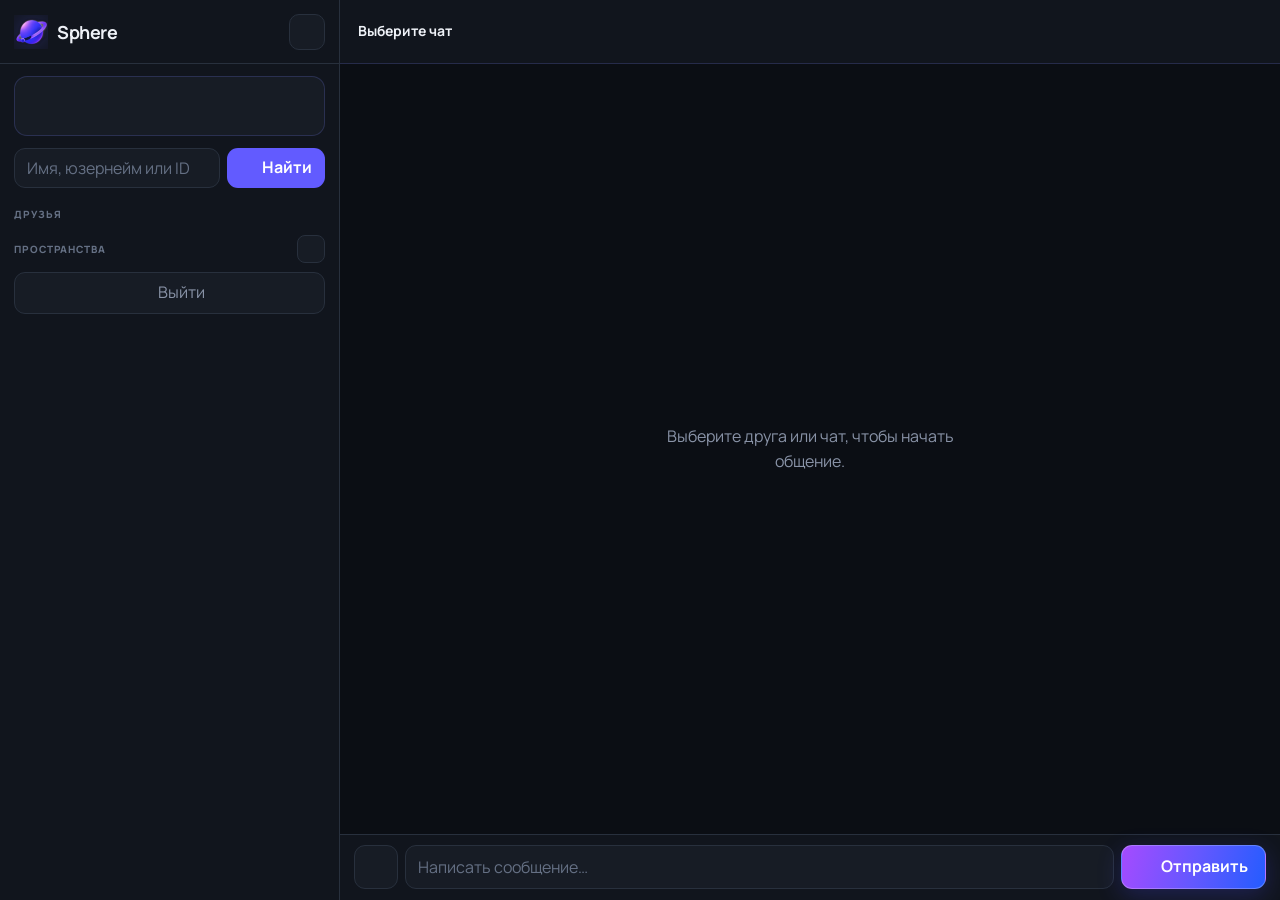
<file: main/main.html>
<!doctype html>
<html lang="ru">
<head><meta charset="UTF-8"><meta name="viewport" content="width=device-width,initial-scale=1,viewport-fit=cover"><meta name="theme-color" content="#0d1117"><title>Sphere</title><link rel="stylesheet" href="css/main.css"></head>
<body>
<div class="app">
<aside class="sidebar">
  <div class="sideTop"><div class="brand"><span class="brandMark"><img src="assets/sphere-mark.png" alt="Sphere"></span><strong>Sphere</strong></div><div class="topActions"><button id="ghostFab" class="adminFab ghostFab hidden" title="Режим привидения" data-icon="ghost"></button><button id="adminFab" class="adminFab hidden" title="Админ-панель" data-icon="shield"></button><button id="settingsBtn" class="iconBtn" title="Настройки" data-icon="gear"></button></div></div>
  <button id="me" class="profileCard"></button>
  <div class="searchRow"><input id="search" placeholder="Имя, юзернейм или ID" autocomplete="off"><button id="findBtn"><span class="buttonIcon" data-icon="search"></span>Найти</button></div>
  <div id="searchResult" class="searchResult"></div>
  <div class="sectionTitle">Друзья</div>
  <div class="chats" id="chats"></div>
  <div class="sectionTitle">Пространства<button id="newGroupBtn" class="iconBtn" title="Создать группу или канал" data-icon="plus"></button></div>
  <div class="chats" id="groupChats"></div>
  <button id="logout" class="logout"><span class="buttonIcon" data-icon="logout"></span>Выйти</button>
</aside>
<main class="chat">
  <header class="chatHead" id="chatHead"><button id="backBtn" class="iconBtn mobileOnly" data-icon="chevronLeft"></button><div><strong id="chatTitle">Выберите чат</strong><small id="chatSub"></small></div><div class="headSpace" id="headActions"></div></header>
  <div id="messages" class="messages"><div class="empty">Выберите друга или чат, чтобы начать общение.</div></div>
  <div id="filePreview" class="filePreview hidden"></div>
  <div class="composer"><input id="fileInput" type="file" hidden accept="image/*,video/*,audio/*,.pdf,.txt,.zip,.doc,.docx,.xls,.xlsx"><button id="attachBtn" class="attachBtn" title="Прикрепить файл" data-icon="paperclip"></button><input id="text" placeholder="Написать сообщение…" autocomplete="off"><button id="send"><span class="buttonIcon" data-icon="send"></span>Отправить</button></div>
</main>
</div>


<div id="chatWallpaperModal" class="modal hidden"><div class="modalCard small"><div class="modalHead"><h2>Обои этого чата</h2><button id="closeChatWallpaper" class="iconBtn" data-icon="close"></button></div><div class="wallpaperRow chatWallpaperChoices" role="group" aria-label="Обои чата"><button type="button" class="wallpaperChoice" data-chat-wallpaper="cosmos"><span class="wallpaperSwatch cosmos"></span><span>Космос</span></button><button type="button" class="wallpaperChoice" data-chat-wallpaper="aurora"><span class="wallpaperSwatch aurora"></span><span>Сияние</span></button><button type="button" class="wallpaperChoice" data-chat-wallpaper="midnight"><span class="wallpaperSwatch midnight"></span><span>Ночь</span></button><button type="button" class="wallpaperChoice" data-chat-wallpaper="plain"><span class="wallpaperSwatch plain"></span><span>Чистый</span></button></div><div class="modalActions"><button id="resetChatWallpaper" class="secondaryBtn">Как у сайта</button><button id="closeChatWallpaperDone" class="save">Готово</button></div></div></div>

<div id="settingsModal" class="modal hidden"><div class="modalCard settingsCard">
  <div class="modalHead"><h2>Настройки</h2><button id="closeSettings" class="iconBtn" data-icon="close"></button></div>
  <div class="avatarSettings">
    <img id="avatarPreview" class="avatar avatarLarge" alt="Аватар">
    <div><b>Аватар</b><small>Загрузите фото из галереи — будет видно всем</small>
      <input id="avatarFile" type="file" accept="image/*" hidden>
      <button id="changeAvatarBtn" class="secondaryBtn" style="margin-top:6px;width:max-content">Изменить фото</button>
    </div>
  </div>
  <label>Ваш ID</label><div class="copyRow"><input id="myId" readonly><button id="copyId">Копировать</button><button id="showQrBtn" class="secondaryBtn">QR-код</button></div>
  <label>Имя</label><input id="myName">
  <label>Юзернейм</label><input id="myUsername" placeholder="латиница, цифры, _">
  <label for="myStatus">Статус</label><input id="myStatus" maxlength="80" placeholder="Чем занимаетесь? (необязательно)">
  <label>Тема</label><div class="themeRow"><button data-theme="light" class="themeChoice">Светлая</button><button data-theme="dark" class="themeChoice">Тёмная</button></div>
  <label>Обои</label><div class="wallpaperRow" role="group" aria-label="Обои чата"><button type="button" class="wallpaperChoice" data-wallpaper="cosmos"><span class="wallpaperSwatch cosmos"></span><span>Космос</span></button><button type="button" class="wallpaperChoice" data-wallpaper="aurora"><span class="wallpaperSwatch aurora"></span><span>Сияние</span></button><button type="button" class="wallpaperChoice" data-wallpaper="midnight"><span class="wallpaperSwatch midnight"></span><span>Ночь</span></button><button type="button" class="wallpaperChoice" data-wallpaper="plain"><span class="wallpaperSwatch plain"></span><span>Чистый</span></button></div>
  <button id="saveSettings" class="save">Сохранить</button><p id="settingsStatus"></p>
  <p id="uidRow" class="uidRow hidden"></p>
  <div class="settingsDivider"></div>
  <button id="logoutSettings" class="secondaryBtn" style="width:100%">Выйти из аккаунта</button>
  <button id="deleteAccountBtn" class="dangerLink">Удалить аккаунт</button>
</div></div>

<div id="qrModal" class="modal hidden"><div class="modalCard small">
  <h2>Ваш QR-код</h2>
  <p>Отсканировав его, человек сразу добавит вас в друзья в Sphere.</p>
  <div class="qrBox"><img id="qrImage" alt="QR-код"></div>
  <div class="copyRow"><input id="qrLink" readonly><button id="copyQrLink">Копировать</button></div>
  <div class="modalActions"><button id="closeQr" class="secondaryBtn">Готово</button></div>
</div></div>

<div id="deleteAccountModal" class="modal hidden"><div class="modalCard small">
  <h2>Удалить аккаунт?</h2>
  <p>Это необратимо: профиль, юзернейм, список друзей и групп будут удалены. Для подтверждения введите пароль.</p>
  <input id="deletePassword" type="password" placeholder="Пароль" autocomplete="current-password">
  <div class="modalActions"><button id="cancelDeleteAccount" class="secondaryBtn">Отмена</button><button id="confirmDeleteAccount" class="danger">Удалить аккаунт</button></div>
  <p id="deleteAccountStatus" class="deleteStatus"></p>
</div></div>

<div id="confirmModal" class="modal hidden"><div class="modalCard small"><h2>Удалить сообщение?</h2><p>Сообщение будет удалено у всех участников чата.</p><div class="modalActions"><button id="cancelDelete" class="secondaryBtn">Отмена</button><button id="confirmDelete" class="danger">Удалить</button></div></div></div>

<div id="groupModal" class="modal hidden"><div class="modalCard small createSpaceCard">
  <div class="modalHead"><h2>Создать пространство</h2><button id="closeCreateSpace" class="iconBtn" data-icon="close"></button></div>
  <p class="modalDesc">Выбери формат — его можно будет настроить позже.</p>
  <div class="spaceTypePicker"><button type="button" class="spaceType active" data-space-type="group"><span class="spaceTypeIcon" data-icon="users"></span><b>Группа</b><small>Общий чат участников</small></button><button type="button" class="spaceType" data-space-type="channel"><span class="spaceTypeIcon" data-icon="channel"></span><b>Канал</b><small>Публикации владельца</small></button></div>
  <label for="groupName">Название</label><input id="groupName" placeholder="Например, Друзья" maxlength="60">
  <label for="spaceDescription">Описание <span class="optionalLabel">необязательно</span></label><textarea id="spaceDescription" placeholder="О чём это пространство?" maxlength="180" rows="3"></textarea>
  <div class="modalActions"><button id="cancelGroup" class="secondaryBtn">Отмена</button><button id="createGroupBtn" class="save" style="width:auto">Создать</button></div>
</div></div>

<div id="inviteModal" class="modal hidden"><div class="modalCard small"><h2>Приглашение в «<span id="inviteChatName"></span>»</h2><p>Перешлите эту ссылку — по ней сразу присоединятся к чату.</p><div class="copyRow"><input id="inviteLink" readonly><button id="copyInvite">Копировать</button></div><div class="modalActions"><button id="closeInvite" class="secondaryBtn">Готово</button></div></div></div>

<div id="groupInfoModal" class="modal hidden"><div class="modalCard groupProfileCard">
  <div class="modalHead"><h2 id="groupInfoTitle">Чат</h2><button id="closeGroupInfo" class="iconBtn" data-icon="close"></button></div>
  <div class="groupProfileSummary"><div id="groupInfoAvatar" class="groupProfileAvatar"><span data-icon="users"></span></div><div><b id="groupInfoName"></b><small id="groupInfoMeta"></small></div></div>
  <div class="groupActionGrid">
    <button id="groupInviteBtn" class="secondaryBtn actionBtn"><span data-icon="link"></span>Пригласить</button>
    <button id="groupSettingsBtn" class="secondaryBtn actionBtn"><span data-icon="gear"></span>Настройки</button>
  </div>
  <div class="groupSectionLabel">Участники</div>
  <div id="groupInfoList" class="groupInfoList"></div>
  <div class="modalActions"><button id="groupLeaveBtn" class="secondaryBtn hidden"><span data-icon="logout"></span>Покинуть чат</button><button id="groupDeleteBtn" class="danger hidden"><span data-icon="trash"></span>Удалить чат</button></div>
</div></div>

<div id="groupSettingsModal" class="modal hidden"><div class="modalCard small">
  <div class="modalHead"><h2>Настройки чата</h2><button id="closeGroupSettings" class="iconBtn" data-icon="close"></button></div>
  <label>Название чата</label><input id="groupSettingsName" maxlength="60">
  <button id="saveGroupSettings" class="save"><span data-icon="check"></span>Сохранить</button>
  <div class="settingsDivider"></div>
  <div class="modalActions"><button id="settingsInviteBtn" class="secondaryBtn"><span data-icon="link"></span>Пригласить</button><button id="settingsLeaveBtn" class="secondaryBtn"><span data-icon="logout"></span>Покинуть</button><button id="settingsDeleteBtn" class="danger"><span data-icon="trash"></span>Удалить</button></div>
  <p id="groupSettingsStatus" class="deleteStatus"></p>
</div></div>

<div id="profileModal" class="modal hidden"><div class="modalCard small">
  <div class="modalHead"><h2>Профиль</h2><button id="closeProfile" class="iconBtn" data-icon="close"></button></div>
  <div class="profileView">
    <img id="profileAvatar" class="avatar avatarLarge" alt="">
    <div><b id="profileName"></b><small id="profileUsername"></small><small id="profileIdRow"></small><small id="profileRole" class="devTag hidden">developer</small></div>
  </div>
  <div id="profileActions" class="profileActions"></div>
</div></div>

<div id="adminModal" class="modal hidden"><div class="modalCard adminCard">
  <div class="modalHead"><h2><span class="modalIcon" data-icon="shield"></span>Панель администратора</h2><button id="closeAdmin" class="iconBtn" data-icon="close"></button></div>
  <div class="adminTabs">
    <button class="adminTab active" data-tab="accounts"><span class="tabIcon" data-icon="user"></span>Аккаунты</button>
    <button class="adminTab" data-tab="groups"><span class="tabIcon" data-icon="users"></span>Группы</button>
    <button class="adminTab" data-tab="channels"><span class="tabIcon" data-icon="channel"></span>Каналы</button>
  </div>
  <div class="adminSearchRow"><input id="adminSearch" class="adminSearch" placeholder="Поиск по имени, юзернейму или ID"></div>
  <div id="adminAccounts" class="adminPane"></div>
  <div id="adminGroups" class="adminPane hidden"></div>
  <div id="adminChannels" class="adminPane hidden"></div>
</div></div>

<div id="permsModal" class="modal hidden"><div class="modalCard small">
  <div class="modalHead"><h2><span class="modalIcon" data-icon="gear"></span>Права администратора</h2><button id="closePerms" class="iconBtn" data-icon="close"></button></div>
  <p id="permsUserLabel" class="permsUserLabel"></p>
  <div class="permList">
    <label class="switchRow"><span class="switchLabel"><b>Читать переписки</b><small>Просматривать диалоги пользователя в панели администратора.</small></span><span class="switch"><input type="checkbox" id="permReadChats"><span class="switchTrack"></span></span></label>
    <label class="switchRow"><span class="switchLabel"><b>Банить пользователей</b><small>Временно блокировать вход в аккаунт.</small></span><span class="switch"><input type="checkbox" id="permBan"><span class="switchTrack"></span></span></label>
    <label class="switchRow"><span class="switchLabel"><b>Мутить пользователей</b><small>Временно запрещать отправку сообщений.</small></span><span class="switch"><input type="checkbox" id="permMute"><span class="switchTrack"></span></span></label>
    <label class="switchRow"><span class="switchLabel"><b>Удалять чужие сообщения</b><small>Удалять сообщения любых пользователей в чатах.</small></span><span class="switch"><input type="checkbox" id="permDeleteMsg"><span class="switchTrack"></span></span></label>
    <label class="switchRow"><span class="switchLabel"><b>Режим привидения</b><small>Скрывать статус и читать сообщения незаметно для собеседников.</small></span><span class="switch"><input type="checkbox" id="permGhost"><span class="switchTrack"></span></span></label>
  </div>
  <div class="modalActions"><button id="revokeAdminBtn" class="dangerLink" style="width:auto">Снять права полностью</button><button id="savePermsBtn" class="save" style="width:auto">Сохранить</button></div>
  <p id="permsStatus" class="deleteStatus"></p>
</div></div>

<div id="ghostModal" class="modal hidden"><div class="modalCard small ghostCard">
  <div class="modalHead"><h2><span class="modalIcon" data-icon="ghost"></span>Режим привидения</h2><button id="closeGhost" class="iconBtn" data-icon="close"></button></div>
  <p class="modalDesc">Скрывайте реальный статус и читайте чужие сообщения незаметно для собеседников.</p>
  <label class="switchRow"><span class="switchLabel"><b>Включить режим привидения</b><small>Главный переключатель — настройки ниже работают только вместе с ним.</small></span><span class="switch"><input type="checkbox" id="ghostEnabled"><span class="switchTrack"></span></span></label>
  <div class="settingsDivider"></div>
  <div id="ghostOptions" class="ghostOptions">
    <label class="ghostFieldLabel">Статус, который видят другие</label>
    <div class="statusRow">
      <button data-status="real" class="statusChoice"><span class="statusChoiceDot real"></span>Настоящий</button>
      <button data-status="online" class="statusChoice"><span class="statusChoiceDot online"></span>В сети</button>
      <button data-status="offline" class="statusChoice"><span class="statusChoiceDot"></span>Не в сети</button>
    </div>
    <div class="settingsDivider"></div>
    <label class="switchRow"><span class="switchLabel"><b>Скрывать прочтение</b><small>Собеседник не увидит, что вы прочитали его сообщение — галочка останется серой.</small></span><span class="switch"><input type="checkbox" id="ghostHideReads"><span class="switchTrack"></span></span></label>
  </div>
  <button id="saveGhostBtn" class="save">Сохранить</button>
  <p id="ghostStatus" class="deleteStatus"></p>
</div></div>

<script type="module">
import {auth,signOut,updateProfile,deleteUser,EmailAuthProvider,reauthenticateWithCredential,onAuthStateChanged,setPersistence,browserLocalPersistence,getDatabase,ref,get,set,push,onValue,query,orderByChild,equalTo,update,remove,runTransaction,onDisconnect,supabase} from "../pocketbase-compat.js";
const db=getDatabase();
const FILE_BUCKET="chat-files";
const AVATAR_PATH="default-avatar.png";
const SUPER_ADMIN_EMAIL="az99arseniy@gmail.com";

const $=id=>document.getElementById(id);
const esc=s=>String(s??"").replace(/[&<>"']/g,m=>({"&":"&amp;","<":"&lt;",">":"&gt;",'"':"&quot;","'":"&#039;"}[m]));

/* ---------- Внешние SVG-иконки ---------- */
const ICON_NAMES=new Set(['channel','shield','ghost','gear','plus','pencil','trash','close','paperclip','check','ban','arrowDown','link','chat','mute','unmute','eye','broom','chevronLeft','user','users','search','send','file','personAdd','personRemove','usersGear','info','logout']);
function icon(name){
  if(!ICON_NAMES.has(name)) return '';
  return `<span class="icon" aria-hidden="true"><img class="icn" src="assets/icons/${name}.svg" alt=""></span>`;
}
function renderStaticIcons(){ document.querySelectorAll('[data-icon]').forEach(el=>{ el.innerHTML=icon(el.dataset.icon); }); }
renderStaticIcons();
let myPublicId="",me=null,currentOther=null,currentChat="",unsub=null,profile=null,pendingDelete=null,AVATAR_URL="",isAdmin=false,isSuperAdmin=false,myMuteUntil=0;
let myAdminPerms={readChats:false,ban:false,mute:false,deleteMessages:false,ghostMode:false};
let permsTargetId=null,permsTargetUid=null;
let ghostSettings={enabled:false,forcedStatus:null,hideReadReceipts:false},myGhostAllowed=false,statusUnsub=null;
const WEEK=7*24*60*60*1000;
const chatId=(a,b)=>[a,b].sort().join("_");
function normalizeUsername(u){return String(u||"").trim().toLowerCase()}
function validUsername(u){return /^[a-z0-9_]{3,20}$/.test(u)}
function avatarFor(u){ return (u && u.avatarUrl) || AVATAR_URL; }
async function claimUsername(lower,value){
  const r=await runTransaction(ref(db,"usernames/"+lower),cur=>cur===null?value:undefined);
  return r.committed && r.snapshot.val()===value;
}

/* ---------- Профиль ---------- */
async function getMyUser(uid){
  const s=await get(query(ref(db,"users"),orderByChild("uid"),equalTo(uid)));
  let u=null; s.forEach(x=>{u={...x.val(),publicId:x.key};});
  return u;
}
async function loadProfile(user){for(let i=0;i<10;i++){const u=await getMyUser(user.uid);if(u)return u;await new Promise(r=>setTimeout(r,300));}return null}
function applyTheme(t){document.body.dataset.theme=t||"dark";localStorage.setItem("forceNetTheme",t||"dark")}
function applyWallpaper(w){const valid=["cosmos","aurora","midnight","plain"];const next=valid.includes(w)?w:"cosmos";document.body.dataset.wallpaper=next;localStorage.setItem("forceNetWallpaper",next);document.querySelectorAll(".wallpaperChoice").forEach(b=>{b.classList.toggle("selected",b.dataset.wallpaper===next);b.setAttribute("aria-pressed",String(b.dataset.wallpaper===next))})}
applyWallpaper(localStorage.getItem("forceNetWallpaper")||"cosmos");
document.querySelectorAll(".wallpaperChoice[data-wallpaper]").forEach(b=>b.addEventListener("click",()=>applyWallpaper(b.dataset.wallpaper)));
function chatWallpaperKey(){return currentOther?`sphereChatWallpaper:${myPublicId}:${currentOther.isGroup?"g":"u"}:${currentOther.id}`:""}
function applyChatWallpaper(){const key=chatWallpaperKey();const w=key?localStorage.getItem(key):null;document.querySelector(".chat")?.setAttribute("data-chat-wallpaper",w||"default");document.querySelectorAll("[data-chat-wallpaper]").forEach(b=>{if(b.tagName==="BUTTON")b.classList.toggle("selected",b.dataset.chatWallpaper===(w||"default"));});}
function openChatWallpaper(){if(!currentOther)return;applyChatWallpaper();$("chatWallpaperModal").classList.remove("hidden")}
function setChatWallpaper(w){const key=chatWallpaperKey();if(!key)return;if(w==="default")localStorage.removeItem(key);else localStorage.setItem(key,w);applyChatWallpaper()}
document.querySelectorAll("[data-chat-wallpaper]").forEach(b=>b.addEventListener("click",()=>setChatWallpaper(b.dataset.chatWallpaper)));
$("closeChatWallpaper").onclick=$("closeChatWallpaperDone").onclick=()=>$("chatWallpaperModal").classList.add("hidden");
$("resetChatWallpaper").onclick=()=>setChatWallpaper("default");
function renderMe(){$("me").innerHTML=`<img class="avatar" src="${avatarFor(profile)}" alt=""><span class="meInfo"><b>${esc(profile.name)}${isSuperAdmin?' <span class="devTag">developer</span>':""}</b><small>@${esc(profile.username||"—")} · ID ${myPublicId}</small>${profile.status?`<small class="profileStatus">${esc(profile.status)}</small>`:""}</span>`}

/* ---------- Общий аватар по умолчанию в PocketBase Storage (пока свой не загружен) ---------- */
async function ensureDefaultAvatar(){
  const cached=localStorage.getItem("forceNetAvatarUrl");
  if(cached) return cached;
  const pub=supabase.storage.from(FILE_BUCKET).getPublicUrl(AVATAR_PATH).data.publicUrl;
  try{
    const head=await fetch(pub,{method:"HEAD"});
    if(head.ok){ localStorage.setItem("forceNetAvatarUrl",pub); return pub; }
  }catch(e){/* файла ещё нет — создадим ниже */}
  try{
    const canvas=document.createElement("canvas"); canvas.width=128; canvas.height=128;
    const ctx=canvas.getContext("2d");
    ctx.fillStyle="#1b2330"; ctx.beginPath(); ctx.arc(64,64,64,0,Math.PI*2); ctx.fill();
    ctx.strokeStyle="#3b4760"; ctx.lineWidth=3; ctx.beginPath(); ctx.arc(64,64,61,0,Math.PI*2); ctx.stroke();
    ctx.fillStyle="#e9edf4";
    ctx.beginPath(); ctx.arc(64,47,21,0,Math.PI*2); ctx.fill();
    ctx.beginPath(); ctx.moveTo(28,112); ctx.quadraticCurveTo(32,78,64,78); ctx.quadraticCurveTo(96,78,100,112); ctx.closePath(); ctx.fill();
    ctx.fillStyle="#6d7cff"; ctx.beginPath(); ctx.arc(98,98,8,0,Math.PI*2); ctx.fill();
    const blob=await new Promise(res=>canvas.toBlob(res,"image/png"));
    await supabase.storage.from(FILE_BUCKET).upload(AVATAR_PATH,blob,{contentType:"image/png",upsert:true});
  }catch(e){ console.warn("Не удалось создать общий аватар",e); }
  const finalPub=supabase.storage.from(FILE_BUCKET).getPublicUrl(AVATAR_PATH).data.publicUrl;
  localStorage.setItem("forceNetAvatarUrl",finalPub);
  return finalPub;
}
$("changeAvatarBtn").onclick=()=>$("avatarFile").click();
$("avatarFile").onchange=async e=>{
  const file=e.target.files[0];
  if(!file) return;
  if(!file.type.startsWith("image/")){ e.target.value=""; return alert("Выберите изображение."); }
  if(file.size>5*1024*1024){ e.target.value=""; return alert("Максимальный размер фото — 5 МБ."); }
  $("settingsStatus").textContent="Загружаем фото…";
  try{
    const ext=(file.name.split(".").pop()||"jpg").replace(/[^a-zA-Z0-9]/g,"")||"jpg";
    const path=`avatars/${myPublicId}.${ext}`;
    const {error}=await supabase.storage.from(FILE_BUCKET).upload(path,file,{contentType:file.type,upsert:true});
    if(error) throw error;
    const pub=supabase.storage.from(FILE_BUCKET).getPublicUrl(path).data.publicUrl+"?t="+Date.now();
    await update(ref(db,"users/"+myPublicId),{avatarUrl:pub});
    profile.avatarUrl=pub;
    $("avatarPreview").src=pub;
    renderMe();
    $("settingsStatus").textContent="Аватар обновлён.";
  }catch(err){ console.error(err); $("settingsStatus").textContent="Не удалось загрузить фото. Проверьте коллекцию uploads в PocketBase."; }
  e.target.value="";
};

/* ---------- Друзья ---------- */
async function saveFriend(id,u){ await set(ref(db,`friends/${myPublicId}/${id}`),{id,name:u.name||id,addedAt:Date.now()}); }
async function renameFriend(id,current){
  const name=prompt("Как этот друг будет называться у вас (видно только вам):",current);
  if(name===null) return;
  const trimmed=name.trim();
  if(!trimmed) return;
  await update(ref(db,`friends/${myPublicId}/${id}`),{alias:trimmed});
}
/* ---------- Онлайн/офлайн статус ---------- */
function setupPresence(){
  const myPresenceRef=ref(db,"presence/"+myPublicId);
  onValue(ref(db,".info/connected"),snap=>{
    if(snap.val()===true){
      onDisconnect(myPresenceRef).set({state:"offline",lastChanged:Date.now()}).then(()=>{
        set(myPresenceRef,{state:"online",lastChanged:Date.now()});
      });
    }
  });
  window.addEventListener("beforeunload",()=>{ set(myPresenceRef,{state:"offline",lastChanged:Date.now()}).catch(()=>{}); });
}
function effectiveOnline(presenceVal,ghostVal){
  if(ghostVal && ghostVal.enabled && ghostVal.forcedStatus && ghostVal.forcedStatus!=="real") return ghostVal.forcedStatus==="online";
  return !!(presenceVal && presenceVal.state==="online");
}
function attachStatusDot(container,id){
  const dot=container.querySelector(".statusDot");
  if(!dot) return;
  let pv=null,gv=null;
  const upd=()=>dot.classList.toggle("online",effectiveOnline(pv,gv));
  onValue(ref(db,"presence/"+id),s=>{ pv=s.val(); upd(); });
  onValue(ref(db,"ghostSettings/"+id),s=>{ gv=s.val(); upd(); });
}
function watchStatus(id){
  if(statusUnsub){ statusUnsub(); statusUnsub=null; }
  let pv=null,gv=null;
  const upd=()=>{
    if(!currentOther || currentOther.isGroup || currentOther.adminView || currentOther.id!==id) return;
    const online=effectiveOnline(pv,gv);
    if(online){ $("chatSub").innerHTML='<span class="statusDot online"></span>В сети'; }
    else{
      const seen=pv&&pv.lastChanged?` · был(а) в сети ${new Date(pv.lastChanged).toLocaleString([],{day:"2-digit",month:"2-digit",hour:"2-digit",minute:"2-digit"})}`:"";
      $("chatSub").innerHTML=`<span class="statusDot"></span>Не в сети${seen}`;
    }
  };
  const u1=onValue(ref(db,"presence/"+id),s=>{ pv=s.val(); upd(); });
  const u2=onValue(ref(db,"ghostSettings/"+id),s=>{ gv=s.val(); upd(); });
  statusUnsub=()=>{ u1(); u2(); };
}
function renderFriends(){
  onValue(ref(db,`friends/${myPublicId}`),async snap=>{
    const box=$("chats"); box.innerHTML="";
    if(!snap.exists()){ box.innerHTML='<div class="emptySide">Пока нет друзей.<br>Найдите человека выше.</div>'; return; }
    const entries=[]; snap.forEach(x=>{entries.push([x.key,x.val()]);});
    for(const [id,f] of entries){
      const us=await get(ref(db,"users/"+id));
      const liveUser=us.exists()?us.val():{name:f.name};
      const displayName=f.alias||liveUser.name||f.name;
      const b=document.createElement("button");
      b.className="friend "+(currentOther&&!currentOther.isGroup&&currentOther.id===id?"active":"");
      b.dataset.id=id; b.dataset.kind="friend";
      b.innerHTML=`<span class="avatarWrap"><img class="avatar" src="${avatarFor(liveUser)}" alt=""><span class="statusDot"></span></span><span><b>${esc(displayName)}</b><small>ID ${id}${f.alias?` · ${esc(liveUser.name||f.name)}`:""}</small></span><button class="friendRename" title="Переименовать для себя">${icon("pencil")}</button><button class="friendRemove" title="Удалить из друзей">${icon("close")}</button>`;
      attachStatusDot(b,id);
      b.querySelector(".friendRename").onclick=async ev=>{ ev.stopPropagation(); await renameFriend(id,displayName); };
      b.querySelector(".friendRemove").onclick=async ev=>{
        ev.stopPropagation();
        if(!confirm(`Удалить ${displayName} из друзей?`)) return;
        await remove(ref(db,`friends/${myPublicId}/${id}`));
        if(currentOther && !currentOther.isGroup && currentOther.id===id) resetChatView();
      };
      b.onclick=()=>openChat(id,liveUser);
      box.appendChild(b);
    }
  });
}

/* ---------- Групповые чаты ---------- */
let creatingSpace=false;
async function createGroup(name,type="group",description=""){
  if(creatingSpace) throw new Error("Создание уже выполняется.");
  creatingSpace=true;
  try {
    // Защита от повторного submit/двойного клика и повторной отправки после медленного ответа.
    const normalizedName=name.trim().toLocaleLowerCase("ru");
    const all=await get(ref(db,"groups"));
    if(all.exists()){
      let recentMatch=null;
      all.forEach(row=>{ const g=row.val()||{}; if(!recentMatch && g.ownerId===myPublicId && (g.type||"group")===type && String(g.name||"").trim().toLocaleLowerCase("ru")===normalizedName && Date.now()-Number(g.createdAt||0)<30000) recentMatch=row.key; });
      if(recentMatch){ await set(ref(db,`userGroups/${myPublicId}/${recentMatch}`),true); return recentMatch; }
    }
    const gRef=push(ref(db,"groups"));
    const id=gRef.key;
    await set(gRef,{name:name.trim(),type,description:description.trim(),ownerId:myPublicId,createdAt:Date.now(),members:{[myPublicId]:true}});
    await set(ref(db,`userGroups/${myPublicId}/${id}`),true);
    return id;
  } finally { creatingSpace=false; }
}
async function joinGroup(groupId){
  const snap=await get(ref(db,"groups/"+groupId));
  if(!snap.exists()){ alert("Такой чат не найден — возможно, ссылка устарела."); return null; }
  await update(ref(db,`groups/${groupId}/members`),{[myPublicId]:true});
  await set(ref(db,`userGroups/${myPublicId}/${groupId}`),true);
  const fresh=await get(ref(db,"groups/"+groupId));
  return fresh.val();
}
async function leaveGroup(id){
  if(!confirm("Покинуть этот чат?")) return;
  await remove(ref(db,`groups/${id}/members/${myPublicId}`)).catch(()=>{});
  await remove(ref(db,`userGroups/${myPublicId}/${id}`)).catch(()=>{});
  closeChatIfCurrentGroup(id);
  $("groupInfoModal").classList.add("hidden");
}
async function deleteGroup(id){
  if(!confirm("Удалить чат для всех участников? Это необратимо.")) return;
  const gs=await get(ref(db,"groups/"+id));
  if(gs.exists()){
    const g=gs.val();
    const memberIds=Object.keys(g.members||{});
    await Promise.all(memberIds.map(mid=>remove(ref(db,`userGroups/${mid}/${id}`)).catch(()=>{})));
  }
  const msnap=await get(ref(db,"messages/g_"+id));
  if(msnap.exists()) msnap.forEach(x=>{ const m=x.val(); if(m.filePath) supabase.storage.from(FILE_BUCKET).remove([m.filePath]).catch(()=>{}); });
  await remove(ref(db,"messages/g_"+id)).catch(()=>{});
  await remove(ref(db,"groups/"+id)).catch(()=>{});
  closeChatIfCurrentGroup(id);
  $("groupInfoModal").classList.add("hidden");
}
function closeChatIfCurrentGroup(id){ if(currentOther && currentOther.isGroup && currentOther.id===id) resetChatView(); }
let groupsListUnsub=null;
function renderGroups(){
  if(groupsListUnsub){ groupsListUnsub(); groupsListUnsub=null; }
  groupsListUnsub=onValue(ref(db,`userGroups/${myPublicId}`),async snap=>{
    const box=$("groupChats"); box.innerHTML="";
    if(!snap.exists()){ box.innerHTML=`<div class="emptySide">Пока нет групп или каналов.<br>Нажмите «${icon("plus")}», чтобы создать.</div>`; return; }
    const ids=[]; const seenIds=new Set(); snap.forEach(x=>{if(!seenIds.has(x.key)){seenIds.add(x.key);ids.push(x.key);}});
    for(const id of ids){
      const gs=await get(ref(db,"groups/"+id));
      if(!gs.exists()){ remove(ref(db,`userGroups/${myPublicId}/${id}`)).catch(()=>{}); continue; }
      const g=gs.val();
      const count=g.members?Object.keys(g.members).length:0;
      const b=document.createElement("button");
      b.className="friend "+(currentOther&&currentOther.isGroup&&currentOther.id===id?"active":"");
      b.dataset.id=id; b.dataset.kind="group";
      b.innerHTML=`<span class="avatar groupAvatar">${g.type==="channel"?icon("channel"):icon("users")}</span><span><b>${esc(g.name)}</b><small>${g.type==="channel"?"Канал · ":""}${count} ${count===1?"участник":count<5?"участника":"участников"}</small></span>`;
      b.onclick=()=>openGroup(id,g);
      box.appendChild(b);
    }
  });
}
function openInvite(id,name){
  const link=`${location.origin}${location.pathname}?join=${id}`;
  $("inviteChatName").textContent=name;
  $("inviteLink").value=link;
  $("inviteModal").classList.remove("hidden");
}
async function handleJoinParam(){
  const params=new URLSearchParams(location.search);
  const joinId=params.get("join");
  if(!joinId) return;
  history.replaceState({},"",location.pathname);
  const g=await joinGroup(joinId);
  if(g) openGroup(joinId,g);
}

/* ---------- Информация о чате: участники группы / профиль собеседника ---------- */
async function openGroupInfo(id){
  const gs=await get(ref(db,"groups/"+id));
  if(!gs.exists()) return;
  const g=gs.val();
  currentGroupInfoId=id;
  $("groupInfoTitle").textContent=g.name||"Чат";
  $("groupInfoName").textContent=g.name||"Чат";
  const memberIds=Object.keys(g.members||{});
  $("groupInfoMeta").textContent=`${g.type==="channel"?"Канал":"Группа"} · ${memberIds.length} участ. · ${g.ownerId===myPublicId?"Вы владелец":(g.type==="channel"?"читатель":"участник")}`;
  const box=$("groupInfoList"); box.innerHTML="Загрузка…";
  const rows=[];
  for(const mid of memberIds){
    const us=await get(ref(db,"users/"+mid));
    const u=us.exists()?us.val():{name:mid};
    rows.push(`<button class="memberRow memberButton" data-member-id="${esc(mid)}"><img class="avatar" src="${avatarFor(u)}" alt=""><span><b>${esc(u.name||mid)}</b><small>${u.username?`@${esc(u.username)} · `:""}ID ${esc(mid)}</small></span>${mid===g.ownerId?'<span class="ownerTag">Владелец</span>':""}</button>`);
  }
  box.innerHTML=rows.join("")||'<div class="emptySide">Нет участников.</div>';
  box.querySelectorAll('.memberButton').forEach(b=>b.onclick=()=>openProfileView(b.dataset.memberId));
  const iAmOwner=g.ownerId===myPublicId;
  $("groupLeaveBtn").classList.toggle("hidden",iAmOwner);
  $("groupDeleteBtn").classList.toggle("hidden",!iAmOwner);
  $("groupSettingsBtn").classList.toggle("hidden",!iAmOwner);
  $("groupLeaveBtn").onclick=()=>leaveGroup(id);
  $("groupDeleteBtn").onclick=()=>deleteGroup(id);
  $("groupInviteBtn").onclick=()=>openInvite(id,g.name);
  $("groupSettingsBtn").onclick=()=>openGroupSettings(id,g);
  $("groupInfoModal").classList.remove("hidden");
}
let currentGroupInfoId="";
function openGroupSettings(id,g){
  $("groupSettingsName").value=g.name||"";
  $("groupSettingsStatus").textContent="";
  $("settingsLeaveBtn").classList.toggle("hidden",g.ownerId===myPublicId);
  $("settingsDeleteBtn").classList.toggle("hidden",g.ownerId!==myPublicId);
  $("groupSettingsModal").dataset.id=id;
  $("groupSettingsModal").classList.remove("hidden");
}
$("closeGroupSettings").onclick=()=>$('groupSettingsModal').classList.add('hidden');
$("saveGroupSettings").onclick=async()=>{
  const id=$("groupSettingsModal").dataset.id; const name=$("groupSettingsName").value.trim();
  if(!id || name.length<2) return $("groupSettingsStatus").textContent="Название должно быть не короче 2 символов.";
  try{
    const gs=await get(ref(db,"groups/"+id)); if(!gs.exists()) return;
    if(gs.val().ownerId!==myPublicId) return $("groupSettingsStatus").textContent="Настройки доступны только владельцу.";
    await update(ref(db,"groups/"+id),{name});
    if(currentOther?.isGroup && currentOther.id===id){ currentOther.name=name; $("chatTitle").textContent=name; }
    $("groupSettingsStatus").textContent="Сохранено.";
    setTimeout(()=>{$("groupSettingsModal").classList.add("hidden"); openGroupInfo(id);},500);
  }catch(e){ console.error(e); $("groupSettingsStatus").textContent="Не удалось сохранить."; }
};
$("settingsInviteBtn").onclick=async()=>{ const id=$("groupSettingsModal").dataset.id; const gs=await get(ref(db,"groups/"+id)); if(gs.exists()) openInvite(id,gs.val().name); };
$("settingsLeaveBtn").onclick=async()=>{ const id=$("groupSettingsModal").dataset.id; await leaveGroup(id); $("groupSettingsModal").classList.add("hidden"); };
$("settingsDeleteBtn").onclick=async()=>{ const id=$("groupSettingsModal").dataset.id; await deleteGroup(id); $("groupSettingsModal").classList.add("hidden"); };
$("closeGroupInfo").onclick=()=>$("groupInfoModal").classList.add("hidden");
async function isFriend(id){
  if(!id || id===myPublicId) return false;
  const snap=await get(ref(db,`friends/${myPublicId}/${id}`));
  return snap.exists();
}
async function openProfileView(id){
  const us=await get(ref(db,"users/"+id));
  if(!us.exists()) return;
  const u=us.val();
  const friend=await isFriend(id);
  $("profileAvatar").src=avatarFor(u);
  $("profileName").textContent=u.name||id;
  $("profileUsername").textContent=u.username?`@${u.username}`:"";
  $("profileIdRow").textContent=`ID ${id}`;
  $("profileRole").classList.toggle("hidden", (u.email||"").toLowerCase()!==SUPER_ADMIN_EMAIL);
  const actions=$("profileActions"); actions.innerHTML="";
  const write=document.createElement("button"); write.className="primaryAction actionBtn"; write.innerHTML=icon("chat")+"Написать";
  write.onclick=()=>{ $("profileModal").classList.add("hidden"); openChat(id,u); };
  actions.appendChild(write);
  const friendBtn=document.createElement("button");
  friendBtn.className=friend?"secondaryBtn actionBtn dangerSoft":"secondaryBtn actionBtn";
  friendBtn.innerHTML=friend?icon("personRemove")+"Удалить из друзей":icon("personAdd")+"Добавить в друзья";
  friendBtn.onclick=async()=>{
    if(friend){ await remove(ref(db,`friends/${myPublicId}/${id}`)); }
    else { await saveFriend(id,u); }
    openProfileView(id);
  };
  actions.appendChild(friendBtn);
  $("profileModal").classList.remove("hidden");
}
$("closeProfile").onclick=()=>$("profileModal").classList.add("hidden");
$("chatHead").addEventListener("click",e=>{
  if(e.target.closest("#backBtn") || e.target.closest("#headActions") || !currentOther) return;
  if(currentOther.isGroup) openGroupInfo(currentOther.id);
  else openProfileView(currentOther.id);
});

/* ---------- Поиск (по ID, юзернейму или имени) ---------- */
async function findUser(){
  const raw=$("search").value.trim();
  $("searchResult").innerHTML="";
  if(!raw) return;
  if(raw===myPublicId) return $("searchResult").textContent="Это ваш ID.";
  let results=[];
  if(/^\d{6}$/.test(raw)){
    const s=await get(ref(db,"users/"+raw));
    if(s.exists()) results=[[raw,s.val()]];
  }else{
    const lower=raw.replace(/^@/,"").toLowerCase();
    if(validUsername(lower)){
      const idSnap=await get(ref(db,"usernames/"+lower));
      if(idSnap.exists() && typeof idSnap.val()==="string" && !idSnap.val().startsWith("pending_")){
        const us=await get(ref(db,"users/"+idSnap.val()));
        if(us.exists()) results=[[idSnap.val(),us.val()]];
      }
    }
  }
  if(!results.length){
    const s=await get(ref(db,"users"));
    const needle=raw.toLowerCase().replace(/^@/,"");
    s.forEach(x=>{
      if(x.key===myPublicId) return;
      const u=x.val();
      if(String(u.name||"").toLowerCase().includes(needle) || String(u.username||"").toLowerCase().includes(needle)){
        results.push([x.key,u]);
      }
    });
  }
  if(!results.length) return $("searchResult").textContent="Пользователь не найден.";
  const seen=new Set();
  results.slice(0,15).forEach(([id,u])=>{
    if(seen.has(id)) return; seen.add(id);
    const d=document.createElement("div");
    d.className="result";
    d.innerHTML=`<img class="avatar" src="${avatarFor(u)}" alt=""><span class="resultInfo"><b>${esc(u.name)}</b><small>${u.username?`@${esc(u.username)} · `:""}ID ${id}</small></span><button>${icon("personAdd")}Друг</button>`;
    d.querySelector("button").onclick=async()=>{ await saveFriend(id,u); openChat(id,u); };
    $("searchResult").appendChild(d);
  });
}

/* ---------- Открытие чата (личного, группового, или в режиме администратора) ---------- */
function highlightActive(){
  document.querySelectorAll(".friend").forEach(b=>{
    const isGroup=b.dataset.kind==="group";
    b.classList.toggle("active", !!currentOther && currentOther.isGroup===isGroup && currentOther.id===b.dataset.id);
  });
}
function resetChatView(){
  currentOther=null; currentChat=""; if(unsub) unsub();
  if(statusUnsub){ statusUnsub(); statusUnsub=null; }
  $("chatTitle").textContent="Выберите чат"; $("chatSub").textContent="";
  $("messages").innerHTML='<div class="empty">Выберите друга или чат, чтобы начать общение.</div>';
  document.body.classList.remove("chatOpen");
  $("headActions").innerHTML="";
  document.querySelector(".composer").style.display="flex";
  highlightActive();
}
function startConversationUI(){
  $("chatTitle").textContent=currentOther.name;
  if(statusUnsub){ statusUnsub(); statusUnsub=null; }
  if(!currentOther.isGroup && !currentOther.adminView){
    $("chatSub").textContent=`ID ${currentOther.id}`;
    watchStatus(currentOther.id);
  }else{
    const activeGroup=currentOther.isGroup?(currentOther.spaceType||"group"):"group";
    $("chatSub").textContent=currentOther.isGroup?(activeGroup==="channel"?"Канал · публикации владельца":"Групповой чат"):`ID ${currentOther.id}`;
  }
  $("messages").innerHTML='<div class="empty">Загрузка…</div>';
  document.body.classList.add("chatOpen");
  const canPostChannel=!currentOther.isGroup || currentOther.spaceType!=="channel" || currentOther.ownerId===myPublicId;
  document.querySelector(".composer").style.display=(currentOther.adminView||!canPostChannel)?"none":"flex";
  const headActions=$("headActions"); headActions.innerHTML="";
  const wallpaperBtn=document.createElement("button"); wallpaperBtn.className="iconBtn"; wallpaperBtn.title="Обои этого чата"; wallpaperBtn.setAttribute("aria-label","Обои этого чата"); wallpaperBtn.innerHTML=icon("eye"); wallpaperBtn.onclick=()=>openChatWallpaper(); headActions.appendChild(wallpaperBtn);
  applyChatWallpaper();
  if(currentOther.adminView){
    const btn=document.createElement("button");
    btn.className="iconBtn"; btn.title="Вернуться в админ-панель"; btn.innerHTML=icon("shield");
    btn.onclick=()=>{ resetChatView(); $("adminModal").classList.remove("hidden"); };
    headActions.appendChild(btn);
  }else if(currentOther.isGroup){
    const btn=document.createElement("button");
    btn.className="iconBtn"; btn.title="Пригласить"; btn.innerHTML=icon("link");
    btn.onclick=()=>openInvite(currentOther.id,currentOther.name);
    headActions.appendChild(btn);
  }else{
    const btn=document.createElement("button");
    btn.className="iconBtn"; btn.title="Очистить мои сообщения в этом чате"; btn.innerHTML=icon("broom");
    btn.onclick=clearMyMessages;
    headActions.appendChild(btn);
  }
  highlightActive();
}
function openChat(id,u){
  currentOther={id,name:u.alias||u.name,realName:u.name,isGroup:false};
  currentChat=chatId(myPublicId,id);
  startConversationUI();
  subscribeMessages();
}
function openGroup(id,g){
  window.__activeSpaceType=g.type||"group";
  currentOther={id,name:g.name,isGroup:true,spaceType:g.type||"group",ownerId:g.ownerId};
  currentChat="g_"+id;
  startConversationUI();
  subscribeMessages();
}
function openAdminChat(accountId,friendId){
  currentOther={id:friendId,name:`Просмотр: ${accountId} \u2194\uFE0E ${friendId}`,isGroup:false,adminView:true};
  currentChat=chatId(accountId,friendId);
  startConversationUI();
  subscribeMessages();
  $("adminModal").classList.add("hidden");
}
function openAdminGroup(id,name){
  currentOther={id,name,isGroup:true,adminView:true};
  currentChat="g_"+id;
  startConversationUI();
  subscribeMessages();
  $("adminModal").classList.add("hidden");
}

/* ---------- Сообщения ---------- */
function subscribeMessages(){
  if(unsub) unsub();
  unsub=onValue(ref(db,"messages/"+currentChat),snap=>{
    const container=$("messages");
    if(!snap.exists()){ container.innerHTML='<div class="empty">Пока нет сообщений.</div>'; return; }
    const arr=[];
    snap.forEach(x=>{
      const m={id:x.key,...x.val()};
      if(m.createdAt && Date.now()-m.createdAt>WEEK){
        // Автоудаление через неделю — вместе с файлом в Supabase, чтобы не копить мусор.
        if(m.filePath) supabase.storage.from(FILE_BUCKET).remove([m.filePath]).catch(()=>{});
        remove(ref(db,`messages/${currentChat}/${m.id}`)).catch(()=>{});
      }else{
        arr.push(m);
      }
    });
    arr.sort((a,b)=>(a.createdAt||0)-(b.createdAt||0));
    container.innerHTML="";
    if(!arr.length){ container.innerHTML='<div class="empty">Пока нет сообщений.</div>'; return; }
    arr.forEach(m=>renderMessage(m));
    container.scrollTop=container.scrollHeight;
    if(currentOther && !currentOther.isGroup && !currentOther.adminView){
      const hideReads=ghostSettings.enabled && ghostSettings.hideReadReceipts;
      if(!hideReads){
        arr.forEach(m=>{
          if(m.senderId===currentOther.id && !m.read){
            update(ref(db,`messages/${currentChat}/${m.id}`),{read:true,readAt:Date.now()}).catch(()=>{});
          }
        });
      }
    }
  });
}
function renderMessage(m,existingEl){
  const mine=m.senderId===myPublicId;
  const el=existingEl||document.createElement("div");
  el.className="message "+(mine?"mine":"theirs");
  el.dataset.id=m.id;
  let body="";
  if(currentOther?.isGroup && !mine) body+=`<div class="senderName">${esc(m.senderName||"Участник")}</div>`;
  if(m.text) body+=`<div class="bubbleText">${esc(m.text)}</div>`;
  if(m.fileUrl){
    const t=m.fileType||"";
    if(t.startsWith("image/")) body+=`<a href="${esc(m.fileUrl)}" target="_blank" rel="noopener"><img class="chatImage" src="${esc(m.fileUrl)}" alt="${esc(m.fileName||"Фото")}" loading="lazy"></a>`;
    else if(t.startsWith("video/")) body+=`<video class="chatVideo" controls preload="metadata" src="${esc(m.fileUrl)}"></video>`;
    else if(t.startsWith("audio/")) body+=`<audio class="chatAudio" controls src="${esc(m.fileUrl)}"></audio>`;
    else body+=`<a class="fileCard" href="${esc(m.fileUrl)}" target="_blank" rel="noopener">${icon("paperclip")}${esc(m.fileName||"Файл")}</a>`;
    body+=`<a class="downloadFile" href="${esc(m.fileUrl)}" download="${esc(m.fileName||"")}">${icon("arrowDown")}Скачать</a>`;
  }
  const time=new Date(m.createdAt||0).toLocaleTimeString([],{hour:"2-digit",minute:"2-digit"});
  let actions="";
  const canModerate=mine||(isAdmin&&myAdminPerms.deleteMessages);
  if(canModerate) actions=`<div class="msgActions">${m.fileUrl?"":`<button class="editBtn" title="Изменить">${icon("pencil")}</button>`}<button class="delBtn" title="Удалить">${icon("trash")}</button></div>`;
  const tick=(mine && currentOther && !currentOther.isGroup && !currentOther.adminView)?`<span class="readTick ${m.read?"read":""}">${icon("check")}</span>`:"";
  el.innerHTML=`${body}<div class="msgMeta"><span>${time}${m.edited?" · изменено":""}</span>${tick}</div>${actions}`;
  if(canModerate){
    const editBtn=el.querySelector(".editBtn");
    if(editBtn) editBtn.onclick=()=>startEdit(m,el);
    el.querySelector(".delBtn").onclick=()=>requestDelete(m);
  }
  if(!existingEl) $("messages").appendChild(el);
  return el;
}
function startEdit(m,el){
  const current=m.text||"";
  el.innerHTML=`<textarea class="editArea">${esc(current)}</textarea><div class="msgActions"><button class="editSaveBtn">${icon("check")}Сохранить</button><button class="editCancelBtn">${icon("close")}Отмена</button></div>`;
  const ta=el.querySelector(".editArea");
  ta.focus(); ta.setSelectionRange(ta.value.length,ta.value.length);
  el.querySelector(".editCancelBtn").onclick=()=>renderMessage(m,el);
  const save=async()=>{
    const val=ta.value.trim();
    if(!val || val===m.text) return renderMessage(m,el);
    try{ await update(ref(db,`messages/${currentChat}/${m.id}`),{text:val,edited:true,editedAt:Date.now()}); }
    catch(e){ console.error(e); alert("Не удалось изменить сообщение."); renderMessage(m,el); }
  };
  el.querySelector(".editSaveBtn").onclick=save;
  ta.onkeydown=e=>{
    if(e.key==="Enter" && !e.shiftKey){ e.preventDefault(); save(); }
    if(e.key==="Escape") el.querySelector(".editCancelBtn").click();
  };
}
function requestDelete(m){ pendingDelete=m; $("confirmModal").classList.remove("hidden"); }
async function clearMyMessages(){
  if(!currentOther || currentOther.isGroup) return;
  if(!confirm("Удалить все ваши сообщения в этом чате? Это необратимо, у собеседника они тоже исчезнут.")) return;
  try{
    const snap=await get(ref(db,"messages/"+currentChat));
    if(!snap.exists()) return;
    const removals=[];
    snap.forEach(x=>{
      const m=x.val();
      if(m.senderId===myPublicId){
        if(m.filePath) supabase.storage.from(FILE_BUCKET).remove([m.filePath]).catch(()=>{});
        removals.push(remove(ref(db,`messages/${currentChat}/${x.key}`)));
      }
    });
    await Promise.all(removals);
  }catch(e){ console.error(e); alert("Не удалось очистить чат."); }
}
$("confirmDelete").onclick=async()=>{
  if(pendingDelete){
    if(pendingDelete.filePath){ try{ await supabase.storage.from(FILE_BUCKET).remove([pendingDelete.filePath]); }catch(e){ console.warn(e); } }
    await remove(ref(db,`messages/${currentChat}/${pendingDelete.id}`));
  }
  pendingDelete=null; $("confirmModal").classList.add("hidden");
};
$("cancelDelete").onclick=()=>{ $("confirmModal").classList.add("hidden"); pendingDelete=null; };

/* ---------- Отправка ---------- */
async function uploadFile(file,messageId){
  const safe=file.name.replace(/[^a-zA-Z0-9._-]/g,"_");
  const path=`${myPublicId}/${currentChat}/${messageId}-${Date.now()}-${safe}`;
  const {error}=await supabase.storage.from(FILE_BUCKET).upload(path,file,{contentType:file.type||"application/octet-stream",upsert:false});
  if(error) throw error;
  return {url:supabase.storage.from(FILE_BUCKET).getPublicUrl(path).data.publicUrl,path};
}
async function send(){
  if(!currentOther || currentOther.adminView) return;
  if(myMuteUntil>Date.now()) return alert("Вы не можете отправлять сообщения до "+new Date(myMuteUntil).toLocaleString());
  const text=$("text").value.trim(), file=$("fileInput").files[0];
  if(!text && !file) return;
  const msgRef=push(ref(db,"messages/"+currentChat));
  try{
    const data={senderId:myPublicId,text,createdAt:Date.now(),expiresAt:Date.now()+WEEK};
    if(currentOther.isGroup) data.senderName=profile.name; else data.read=false;
    if(file){
      if(file.size>100*1024*1024) throw new Error("Файл больше 100 МБ");
      const u=await uploadFile(file,msgRef.key);
      Object.assign(data,{fileUrl:u.url,filePath:u.path,fileName:file.name,fileType:file.type,fileSize:file.size});
    }
    await set(msgRef,data);
    $("text").value=""; $("fileInput").value=""; $("filePreview").classList.add("hidden"); $("filePreview").textContent="";
  }catch(e){
    console.error(e);
    alert(e.message && e.message.includes("МБ") ? e.message : "Не удалось отправить сообщение. Проверьте подключение и коллекцию uploads в PocketBase.");
  }
}

/* ---------- Проактивная очистка старше недели по всем чатам ---------- */
async function cleanupAllChats(){
  try{
    const ids=[];
    const friendsSnap=await get(ref(db,`friends/${myPublicId}`));
    friendsSnap.forEach(x=>{ ids.push(chatId(myPublicId,x.key)); });
    const groupsSnap=await get(ref(db,`userGroups/${myPublicId}`));
    groupsSnap.forEach(x=>{ ids.push("g_"+x.key); });
    for(const cid of ids){
      const msnap=await get(ref(db,"messages/"+cid));
      if(!msnap.exists()) continue;
      msnap.forEach(x=>{
        const m=x.val();
        if(m.createdAt && Date.now()-m.createdAt>WEEK){
          if(m.filePath) supabase.storage.from(FILE_BUCKET).remove([m.filePath]).catch(()=>{});
          remove(ref(db,`messages/${cid}/${x.key}`)).catch(()=>{});
        }
      });
    }
  }catch(e){ console.warn("Ошибка фоновой очистки",e); }
}

/* ---------- Бан / мьют (проверка для себя, в реальном времени) ---------- */
function watchMyModeration(){
  onValue(ref(db,"bans/"+myPublicId),snap=>{
    if(snap.exists() && snap.val().until>Date.now()){
      alert("Ваш аккаунт заблокирован администратором до "+new Date(snap.val().until).toLocaleString()+(snap.val().reason?"\nПричина: "+snap.val().reason:""));
      signOut(auth);
    }
  });
  onValue(ref(db,"mutes/"+myPublicId),snap=>{ myMuteUntil = (snap.exists() && snap.val().until) || 0; });
}

/* ---------- Настройки ---------- */
$("settingsBtn").onclick=()=>{
  $("myId").value=myPublicId;
  $("myName").value=profile.name||"";
  $("myUsername").value=profile.username||"";
  $("myStatus").value=profile.status||"";
  $("avatarPreview").src=avatarFor(profile);
  document.querySelectorAll(".themeChoice").forEach(b=>b.classList.toggle("selected",b.dataset.theme===(document.body.dataset.theme||"dark")));
  applyWallpaper(localStorage.getItem("forceNetWallpaper")||"cosmos");
  $("settingsStatus").textContent="";
  if(isSuperAdmin){ $("uidRow").textContent="Ваш UID для правил администратора: "+me.uid; $("uidRow").classList.remove("hidden"); }
  $("settingsModal").classList.remove("hidden");
};
$("closeSettings").onclick=()=>$("settingsModal").classList.add("hidden");
$("copyId").onclick=async()=>{ await navigator.clipboard.writeText(myPublicId); $("settingsStatus").textContent="ID скопирован"; };
$("saveSettings").onclick=async()=>{
  const name=$("myName").value.trim();
  const usernameLower=normalizeUsername($("myUsername").value);
  if(name.length<2) return $("settingsStatus").textContent="Имя должно быть от 2 символов.";
  if(!validUsername(usernameLower)) return $("settingsStatus").textContent="Юзернейм: 3–20 символов, латиница/цифры/_.";
  const theme=document.querySelector(".themeChoice.selected")?.dataset.theme || document.body.dataset.theme;
  $("settingsStatus").textContent="Сохраняем…";
  try{
    if(usernameLower!==normalizeUsername(profile.username||"")){
      const ok=await claimUsername(usernameLower,myPublicId);
      if(!ok){ $("settingsStatus").textContent="Этот юзернейм уже занят."; return; }
      if(profile.username) await remove(ref(db,"usernames/"+normalizeUsername(profile.username))).catch(()=>{});
      profile.username=usernameLower;
    }
    const status=$("myStatus").value.trim().slice(0,80);
    await update(ref(db,"users/"+myPublicId),{name,username:profile.username,theme,status});
    await updateProfile(me,{displayName:name});
    profile.name=name; profile.status=status;
    applyTheme(theme);
    renderMe();
    $("settingsStatus").textContent="Сохранено";
  }catch(e){ console.error(e); $("settingsStatus").textContent=e.message||"Ошибка сохранения."; }
};
document.querySelectorAll(".themeChoice").forEach(b=>b.onclick=()=>{
  document.querySelectorAll(".themeChoice").forEach(x=>x.classList.remove("selected"));
  b.classList.add("selected"); applyTheme(b.dataset.theme);
});

/* ---------- QR-код личного контакта ---------- */
function myContactLink(){ return `${location.origin}${location.pathname}?add=${myPublicId}`; }
$("showQrBtn").onclick=()=>{
  const link=myContactLink();
  $("qrLink").value=link;
  $("qrImage").src=`https://api.qrserver.com/v1/create-qr-code/?size=260x260&data=${encodeURIComponent(link)}`;
  $("qrModal").classList.remove("hidden");
};
$("closeQr").onclick=()=>$("qrModal").classList.add("hidden");
$("copyQrLink").onclick=async()=>{
  await navigator.clipboard.writeText($("qrLink").value);
  $("copyQrLink").textContent="Скопировано"; setTimeout(()=>$("copyQrLink").textContent="Копировать",1500);
};
async function handleAddParam(){
  const params=new URLSearchParams(location.search);
  const addId=params.get("add");
  if(!addId) return;
  history.replaceState({},"",location.pathname);
  if(addId===myPublicId) return;
  const snap=await get(ref(db,"users/"+addId));
  if(!snap.exists()){ alert("Такой пользователь не найден."); return; }
  const u=snap.val();
  await saveFriend(addId,u);
  openChat(addId,u);
}

/* ---------- Удаление аккаунта ---------- */
$("logoutSettings").onclick=()=>signOut(auth);
$("deleteAccountBtn").onclick=()=>{
  $("deletePassword").value=""; $("deleteAccountStatus").textContent="";
  $("settingsModal").classList.add("hidden");
  $("deleteAccountModal").classList.remove("hidden");
};
$("cancelDeleteAccount").onclick=()=>$("deleteAccountModal").classList.add("hidden");
$("confirmDeleteAccount").onclick=async()=>{
  const password=$("deletePassword").value;
  if(!password) return $("deleteAccountStatus").textContent="Введите пароль для подтверждения.";
  $("deleteAccountStatus").textContent="Удаляем…";
  try{
    const cred=EmailAuthProvider.credential(me.email,password);
    await reauthenticateWithCredential(me,cred);
    if(profile.username) await remove(ref(db,"usernames/"+normalizeUsername(profile.username))).catch(()=>{});
    await remove(ref(db,"users/"+myPublicId)).catch(()=>{});
    await remove(ref(db,"friends/"+myPublicId)).catch(()=>{});
    await remove(ref(db,`userGroups/${myPublicId}`)).catch(()=>{});
    await deleteUser(me);
    localStorage.removeItem("forceNetPublicId");
    localStorage.removeItem("forceNetTheme");
    location.replace("../registration/registration.html");
  }catch(e){
    console.error(e);
    $("deleteAccountStatus").textContent = (e.code==="auth/invalid-credential"||e.code==="auth/wrong-password") ? "Неверный пароль." : (e.message||"Не удалось удалить аккаунт.");
  }
};

/* ---------- Новый групповой чат / приглашения ---------- */
$("newGroupBtn").onclick=()=>{ $("groupName").value=""; $("spaceDescription").value=""; document.querySelectorAll(".spaceType").forEach(b=>b.classList.toggle("active",b.dataset.spaceType==="group")); $("createGroupBtn").textContent="Создать группу"; $("groupModal").classList.remove("hidden"); $("groupName").focus(); };
$("cancelGroup").onclick=()=>$("groupModal").classList.add("hidden");
$("closeCreateSpace").onclick=()=>$("groupModal").classList.add("hidden");
document.querySelectorAll(".spaceType").forEach(btn=>btn.onclick=()=>{document.querySelectorAll(".spaceType").forEach(x=>x.classList.toggle("active",x===btn));$("createGroupBtn").textContent=btn.dataset.spaceType==="channel"?"Создать канал":"Создать группу";});
$("createGroupBtn").onclick=async()=>{
  if(creatingSpace) return;
  const name=$("groupName").value.trim();
  const type=document.querySelector(".spaceType.active")?.dataset.spaceType||"group";
  const description=$("spaceDescription").value.trim();
  if(name.length<2) return alert("Введите название минимум из 2 символов.");
  const btn=$("createGroupBtn"); btn.disabled=true; btn.textContent="Создаём…";
  try {
    const id=await createGroup(name,type,description);
    $("groupModal").classList.add("hidden");
    const gs=await get(ref(db,"groups/"+id));
    if(gs.exists()) openGroup(id,gs.val());
    renderGroups();
  } catch(e) { console.error(e); alert("Не удалось создать пространство. Проверьте соединение и права PocketBase."); }
  finally { btn.disabled=false; btn.textContent=type==="channel"?"Создать канал":"Создать группу"; }
};
$("closeInvite").onclick=()=>$("inviteModal").classList.add("hidden");
$("copyInvite").onclick=async()=>{
  await navigator.clipboard.writeText($("inviteLink").value);
  $("copyInvite").textContent="Скопировано"; setTimeout(()=>$("copyInvite").textContent="Копировать",1500);
};

/* ---------- Режим привидения ---------- */
function syncGhostOptionsState(){
  $("ghostOptions").classList.toggle("disabled",!$("ghostEnabled").checked);
}
$("ghostFab").onclick=()=>{
  $("ghostEnabled").checked=!!ghostSettings.enabled;
  $("ghostHideReads").checked=!!ghostSettings.hideReadReceipts;
  document.querySelectorAll(".statusChoice").forEach(b=>b.classList.toggle("selected",(ghostSettings.forcedStatus||"real")===b.dataset.status));
  syncGhostOptionsState();
  $("ghostStatus").textContent="";
  $("ghostModal").classList.remove("hidden");
};
$("closeGhost").onclick=()=>$("ghostModal").classList.add("hidden");
$("ghostEnabled").onchange=syncGhostOptionsState;
document.querySelectorAll(".statusChoice").forEach(b=>b.onclick=()=>{
  document.querySelectorAll(".statusChoice").forEach(x=>x.classList.remove("selected"));
  b.classList.add("selected");
});
$("saveGhostBtn").onclick=async()=>{
  if(!myGhostAllowed) return;
  const forced=document.querySelector(".statusChoice.selected")?.dataset.status||"real";
  ghostSettings={enabled:$("ghostEnabled").checked,forcedStatus:forced,hideReadReceipts:$("ghostHideReads").checked};
  try{
    await set(ref(db,"ghostSettings/"+myPublicId),ghostSettings);
    $("ghostStatus").textContent="Сохранено.";
  }catch(e){ console.error(e); $("ghostStatus").textContent="Не удалось сохранить."; }
};

/* ---------- Панель администратора ---------- */
$("adminFab").onclick=()=>{ $("adminModal").classList.remove("hidden"); $("adminSearch").value=""; loadAdminAccounts(); };
$("closeAdmin").onclick=()=>$("adminModal").classList.add("hidden");
document.querySelectorAll(".adminTab").forEach(t=>t.onclick=()=>{
  document.querySelectorAll(".adminTab").forEach(x=>x.classList.remove("active"));
  t.classList.add("active");
  $("adminAccounts").classList.toggle("hidden",t.dataset.tab!=="accounts");
  $("adminGroups").classList.toggle("hidden",t.dataset.tab!=="groups");
  $("adminChannels").classList.toggle("hidden",t.dataset.tab!=="channels");
  $("adminSearch").value="";
  $("adminSearch").placeholder=t.dataset.tab==="accounts"?"Поиск по имени, юзернейму или ID":"Поиск по названию";
  if(t.dataset.tab==="groups") loadAdminGroups("group"); else if(t.dataset.tab==="channels") loadAdminGroups("channel"); else loadAdminAccounts();
});
$("adminSearch").oninput=()=>{
  const needle=$("adminSearch").value.trim().toLowerCase();
  const visiblePane=$("adminAccounts").classList.contains("hidden")?($("adminGroups").classList.contains("hidden")?$("adminChannels"):$("adminGroups")):$("adminAccounts");
  visiblePane.querySelectorAll(".adminRow").forEach(row=>{
    row.classList.toggle("hidden", !!needle && !row.textContent.toLowerCase().includes(needle));
  });
};
async function loadAdminAccounts(){
  const box=$("adminAccounts"); box.innerHTML="Загрузка…";
  const [usersSnap,bansSnap,mutesSnap,adminsSnap]=await Promise.all([get(ref(db,"users")),get(ref(db,"bans")),get(ref(db,"mutes")),get(ref(db,"admins"))]);
  const bans={}; bansSnap.forEach(x=>{bans[x.key]=x.val();});
  const mutes={}; mutesSnap.forEach(x=>{mutes[x.key]=x.val();});
  const adminsByPublicId={}; adminsSnap.forEach(x=>{ const v=x.val(); if(v && v.publicId) adminsByPublicId[v.publicId]={...v,uid:x.key}; });
  const rows=[];
  usersSnap.forEach(x=>{
    const id=x.key, u=x.val();
    const ban=bans[id], mute=mutes[id];
    const banned=ban && ban.until>Date.now();
    const muted=mute && mute.until>Date.now();
    const isRowSuperAdmin=(u.email||"").toLowerCase()===SUPER_ADMIN_EMAIL;
    const perm=adminsByPublicId[id];
    let adminBadge="";
    if(perm && !isRowSuperAdmin){
      const active=[];
      if(perm.readChats) active.push("чтение");
      if(perm.ban) active.push("бан");
      if(perm.mute) active.push("мьют");
      if(perm.deleteMessages) active.push("удаление");
      if(perm.ghostMode) active.push("привидение");
      if(active.length) adminBadge=` <span class="devTag adminBadgeTag" title="Права: ${active.join(", ")}">${icon("shield")}admin</span>`;
    }
    let statusLine="";
    if(banned) statusLine+=`<span class="statusPill statusPillBan">${icon("ban")}забанен до ${new Date(ban.until).toLocaleString()}</span>`;
    if(muted) statusLine+=`<span class="statusPill statusPillMute">${icon("mute")}замьючен до ${new Date(mute.until).toLocaleString()}</span>`;
    rows.push(`<div class="adminRow" data-id="${id}">
      <img class="avatar" src="${avatarFor(u)}" alt="">
      <div class="adminRowInfo"><b>${esc(u.name||id)}${isRowSuperAdmin?' <span class="devTag">developer</span>':""}${adminBadge}</b>
        <small>@${esc(u.username||"—")} · ID ${id}</small>
        ${statusLine?`<small class="statusLine">${statusLine}</small>`:""}
      </div>
      <div class="adminRowActions">
        ${myAdminPerms.readChats?`<button class="chatsBtn" title="Переписки">${icon("chat")}</button>`:""}
        ${myAdminPerms.ban?`<button class="banBtn ${banned?"isActive":""}" title="${banned?"Разбанить":"Забанить"}">${banned?icon("check"):icon("ban")}</button>`:""}
        ${myAdminPerms.mute?`<button class="muteBtn ${muted?"isActive":""}" title="${muted?"Размьютить":"Замьютить"}">${muted?icon("unmute"):icon("mute")}</button>`:""}
        ${isSuperAdmin && !isRowSuperAdmin?`<button class="permsBtn" title="Права администратора">${icon("gear")}</button>`:""}
        ${isSuperAdmin?`<button class="delBtn" title="Удалить">${icon("trash")}</button>`:""}
      </div>
      <div class="adminSub hidden"></div>
    </div>`);
  });
  box.innerHTML=rows.join("")||'<div class="emptySide">Нет пользователей.</div>';
  box.querySelectorAll(".adminRow").forEach(row=>{
    const id=row.dataset.id;
    const chatsBtn=row.querySelector(".chatsBtn"); if(chatsBtn) chatsBtn.onclick=()=>toggleAdminChats(id,row);
    const banBtn=row.querySelector(".banBtn"); if(banBtn) banBtn.onclick=()=>toggleBan(id);
    const muteBtn=row.querySelector(".muteBtn"); if(muteBtn) muteBtn.onclick=()=>toggleMute(id);
    const permsBtn=row.querySelector(".permsBtn"); if(permsBtn) permsBtn.onclick=()=>openPerms(id);
    const delBtn=row.querySelector(".delBtn"); if(delBtn) delBtn.onclick=()=>adminDeleteAccount(id);
  });
}
async function openPerms(id){
  const us=await get(ref(db,"users/"+id));
  if(!us.exists() || !us.val().uid) return alert("Не удалось найти учётные данные этого пользователя.");
  const u=us.val();
  permsTargetId=id; permsTargetUid=u.uid;
  $("permsUserLabel").textContent=`${u.name||id} (ID ${id})`;
  const asnap=await get(ref(db,"admins/"+u.uid));
  const p=asnap.exists()?asnap.val():{};
  $("permReadChats").checked=!!p.readChats;
  $("permBan").checked=!!p.ban;
  $("permMute").checked=!!p.mute;
  $("permDeleteMsg").checked=!!p.deleteMessages;
  $("permGhost").checked=!!p.ghostMode;
  $("permsStatus").textContent="";
  $("permsModal").classList.remove("hidden");
}
$("closePerms").onclick=()=>$("permsModal").classList.add("hidden");
$("savePermsBtn").onclick=async()=>{
  if(!permsTargetUid) return;
  const perms={readChats:$("permReadChats").checked,ban:$("permBan").checked,mute:$("permMute").checked,deleteMessages:$("permDeleteMsg").checked,ghostMode:$("permGhost").checked};
  const any=Object.values(perms).some(Boolean);
  try{
    if(any) await set(ref(db,"admins/"+permsTargetUid),{...perms,publicId:permsTargetId,grantedBy:myPublicId,grantedAt:Date.now()});
    else await remove(ref(db,"admins/"+permsTargetUid));
    $("permsStatus").textContent="Сохранено.";
    loadAdminAccounts();
  }catch(e){ console.error(e); $("permsStatus").textContent="Не удалось сохранить."; }
};
$("revokeAdminBtn").onclick=async()=>{
  if(!permsTargetUid) return;
  if(!confirm("Полностью снять права администратора у этого пользователя?")) return;
  await remove(ref(db,"admins/"+permsTargetUid)).catch(()=>{});
  $("permsModal").classList.add("hidden");
  loadAdminAccounts();
};
async function toggleBan(id){
  if(!isSuperAdmin && !myAdminPerms.ban) return;
  const banSnap=await get(ref(db,"bans/"+id));
  if(banSnap.exists() && banSnap.val().until>Date.now()){
    if(!confirm("Снять бан?")) return;
    await remove(ref(db,"bans/"+id));
  }else{
    const days=Number(prompt("На сколько дней забанить?","7"));
    if(!days || days<=0) return;
    await set(ref(db,"bans/"+id),{until:Date.now()+days*86400000,bannedAt:Date.now(),bannedBy:myPublicId});
  }
  loadAdminAccounts();
}
async function toggleMute(id){
  if(!isSuperAdmin && !myAdminPerms.mute) return;
  const muteSnap=await get(ref(db,"mutes/"+id));
  if(muteSnap.exists() && muteSnap.val().until>Date.now()){
    if(!confirm("Снять мьют?")) return;
    await remove(ref(db,"mutes/"+id));
  }else{
    const days=Number(prompt("На сколько дней замьютить?","1"));
    if(!days || days<=0) return;
    await set(ref(db,"mutes/"+id),{until:Date.now()+days*86400000,mutedAt:Date.now(),mutedBy:myPublicId});
  }
  loadAdminAccounts();
}
async function adminDeleteAccount(id){
  if(!isSuperAdmin) return;
  if(!confirm("Удалить профиль этого аккаунта из базы? Саму запись входа Firebase Auth так удалить нельзя — см. пояснение про Cloud Function.")) return;
  const us=await get(ref(db,"users/"+id));
  if(us.exists() && us.val().username) await remove(ref(db,"usernames/"+normalizeUsername(us.val().username))).catch(()=>{});
  await remove(ref(db,"users/"+id)).catch(()=>{});
  await remove(ref(db,"friends/"+id)).catch(()=>{});
  await remove(ref(db,"userGroups/"+id)).catch(()=>{});
  loadAdminAccounts();
}
async function toggleAdminChats(id,row){
  if(!isSuperAdmin && !myAdminPerms.readChats) return;
  const sub=row.querySelector(".adminSub");
  if(!sub.classList.contains("hidden")){ sub.classList.add("hidden"); sub.innerHTML=""; return; }
  const fs=await get(ref(db,"friends/"+id));
  if(!fs.exists()){ sub.innerHTML='<div class="emptySide">Нет диалогов.</div>'; sub.classList.remove("hidden"); return; }
  const chips=[]; fs.forEach(x=>{ chips.push(`<button class="chip" data-friend="${x.key}">${esc(x.val().name||x.key)} (${x.key})</button>`); });
  sub.innerHTML=chips.join("");
  sub.querySelectorAll(".chip").forEach(c=>c.onclick=()=>openAdminChat(id,c.dataset.friend));
  sub.classList.remove("hidden");
}
async function loadAdminGroups(kind="group"){
  const box=$(kind==="channel"?"adminChannels":"adminGroups"); box.innerHTML="Загрузка…";
  const gs=await get(ref(db,"groups"));
  if(!gs.exists()){ box.innerHTML=`<div class="emptySide">${kind==="channel"?"Каналов":"Групп"} ещё нет.</div>`; return; }
  const entries=[]; gs.forEach(x=>{entries.push([x.key,x.val()]);});
  const rows=[];
  for(const [id,g] of entries){
    if((g.type||"group")!==kind) continue;
    const count=g.members?Object.keys(g.members).length:0;
    const os=await get(ref(db,"users/"+g.ownerId));
    const ownerName=os.exists()?os.val().name:g.ownerId;
    rows.push(`<div class="adminRow" data-id="${id}" data-name="${esc(g.name)}">
      <span class="avatar groupAvatar">${icon(kind==="channel"?"channel":"users")}</span>
      <div class="adminRowInfo"><b>${esc(g.name)}</b><small>${kind==="channel"?"Канал":"Группа"} · Владелец: ${esc(ownerName)} · ${count} участ. · ${new Date(g.createdAt||0).toLocaleDateString()}</small></div>
      <div class="adminRowActions">${myAdminPerms.readChats?`<button class="openGroupBtn" title="Открыть">${icon("eye")}</button>`:""}${isSuperAdmin?`<button class="delGroupBtn" title="Удалить">${icon("trash")}</button>`:""}</div>
    </div>`);
  }
  box.innerHTML=rows.join("")||`<div class="emptySide">${kind==="channel"?"Каналов":"Групп"} ещё нет.</div>`;
  box.querySelectorAll(".adminRow").forEach(row=>{
    const id=row.dataset.id, name=row.dataset.name;
    const openBtn=row.querySelector(".openGroupBtn"); if(openBtn) openBtn.onclick=()=>openAdminGroup(id,name);
    const delBtn=row.querySelector(".delGroupBtn"); if(delBtn) delBtn.onclick=async()=>{ await deleteGroup(id); loadAdminGroups(kind); };
  });
}

/* ---------- Прочие обработчики ---------- */
$("attachBtn").onclick=()=>{ if(!currentOther) return alert("Сначала выберите чат."); $("fileInput").click(); };
$("fileInput").onchange=e=>{
  const f=e.target.files[0]; const b=$("filePreview");
  if(!f){ b.classList.add("hidden"); return; }
  b.classList.remove("hidden"); b.textContent=`Прикреплено: ${f.name}`;
};
$("send").onclick=send;
$("text").onkeydown=e=>{ if(e.key==="Enter" && !e.shiftKey){ e.preventDefault(); send(); } };
$("findBtn").onclick=findUser;
$("search").onkeydown=e=>{ if(e.key==="Enter") findUser(); };
$("logout").onclick=()=>signOut(auth);
$("backBtn").onclick=()=>document.body.classList.remove("chatOpen");

onAuthStateChanged(auth,async user=>{
  if(!user) return location.replace("../registration/registration.html");
  me=user;
  profile=await loadProfile(user);
  if(!profile){ alert("Профиль не найден. Перезайдите — профиль будет восстановлен автоматически."); return signOut(auth); }
  myPublicId=profile.publicId;
  localStorage.setItem("forceNetPublicId",myPublicId);
  applyTheme(profile.theme||localStorage.getItem("forceNetTheme")||"dark");
  AVATAR_URL=await ensureDefaultAvatar();
  isSuperAdmin=(user.email||"").toLowerCase()===SUPER_ADMIN_EMAIL;
  if(isSuperAdmin){
    myAdminPerms={readChats:true,ban:true,mute:true,deleteMessages:true,ghostMode:true};
  }else{
    const asnap=await get(ref(db,"admins/"+user.uid));
    const p=asnap.exists()?asnap.val():{};
    myAdminPerms={readChats:!!p.readChats,ban:!!p.ban,mute:!!p.mute,deleteMessages:!!p.deleteMessages,ghostMode:!!p.ghostMode};
  }
  isAdmin=isSuperAdmin||Object.values(myAdminPerms).some(Boolean);
  if(isAdmin) $("adminFab").classList.remove("hidden");
  myGhostAllowed=isSuperAdmin||myAdminPerms.ghostMode;
  if(myGhostAllowed){
    const gsnap=await get(ref(db,"ghostSettings/"+myPublicId));
    ghostSettings=gsnap.exists()?{enabled:false,forcedStatus:null,hideReadReceipts:false,...gsnap.val()}:{enabled:false,forcedStatus:null,hideReadReceipts:false};
    $("ghostFab").classList.remove("hidden");
  }
  renderMe();
  renderFriends();
  renderGroups();
  cleanupAllChats();
  watchMyModeration();
  setupPresence();
  await handleJoinParam();
  await handleAddParam();
});
</script>
</body></html>
</file>
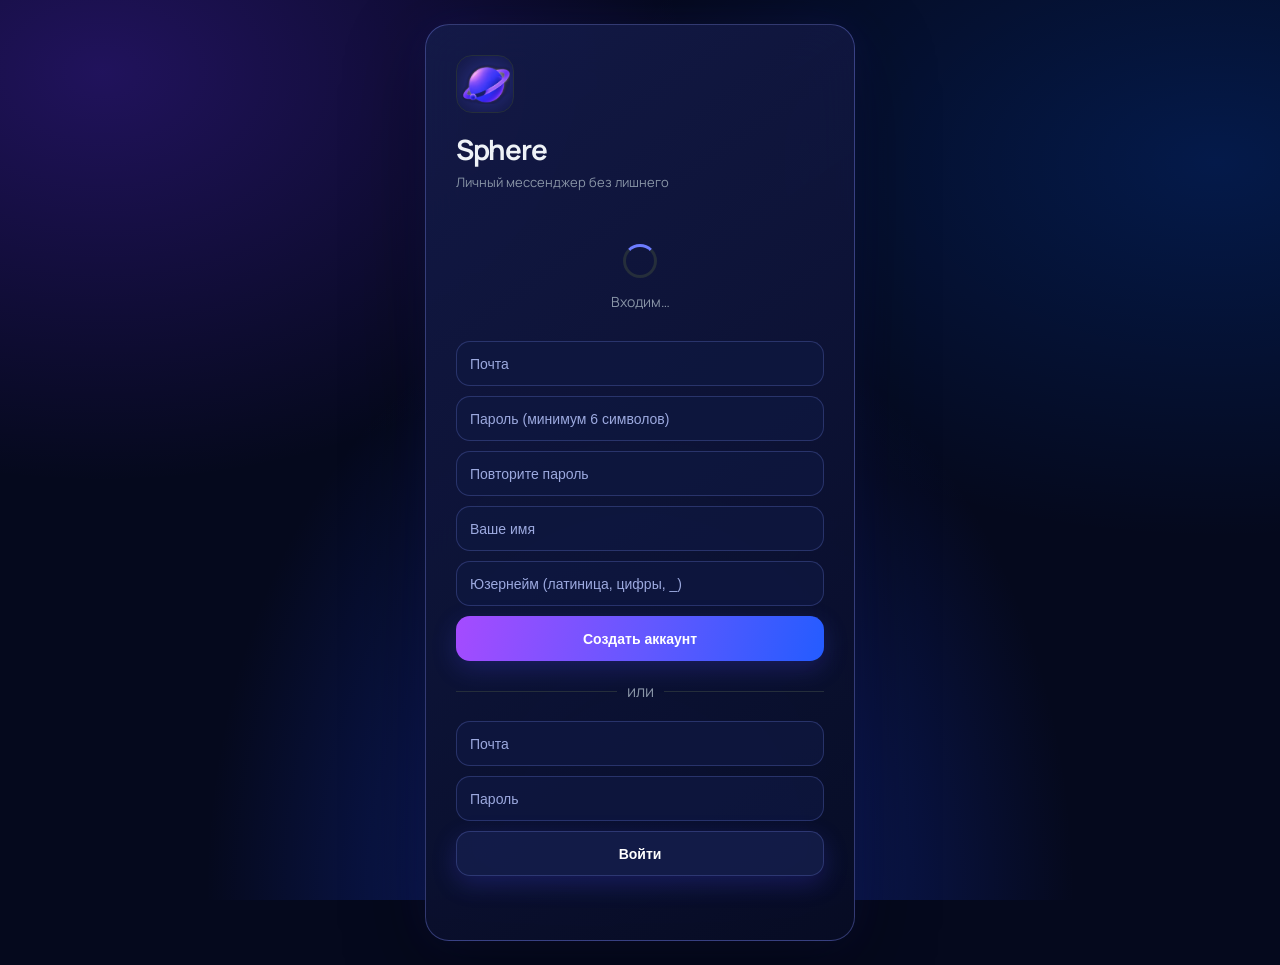
<file: registration/registration.html>
<!doctype html>
<html lang="ru">
<head><meta charset="UTF-8"><meta name="viewport" content="width=device-width,initial-scale=1"><title>Sphere — Вход</title><link rel="stylesheet" href="css/reg.css"></head>
<body>
<main class="card" id="card">
  <div class="logo"><img src="../main/assets/sphere-mark.png" alt="Sphere"></div><h1>Sphere</h1><p class="muted">Личный мессенджер без лишнего</p>
  <div id="resumeLoader" class="resumeLoader hidden"><div class="spinner"></div><p>Входим…</p></div>
  <form id="registerForm">
    <input id="email" type="email" placeholder="Почта" autocomplete="email" required>
    <input id="password" type="password" placeholder="Пароль (минимум 6 символов)" minlength="6" autocomplete="new-password" required>
    <input id="password2" type="password" placeholder="Повторите пароль" minlength="6" autocomplete="new-password" required>
    <input id="name" type="text" placeholder="Ваше имя" maxlength="40" autocomplete="name" required>
    <input id="username" type="text" placeholder="Юзернейм (латиница, цифры, _)" maxlength="20" autocomplete="off" required>
    <button type="submit">Создать аккаунт</button>
  </form>
  <div class="divider"><span>или</span></div>
  <form id="loginForm">
    <input id="loginEmail" type="email" placeholder="Почта" autocomplete="email" required>
    <input id="loginPassword" type="password" placeholder="Пароль" autocomplete="current-password" required>
    <button type="submit" class="secondary">Войти</button>
  </form>
  <p id="status" class="status"></p>
</main>
<script type="module">
import {auth,createUserWithEmailAndPassword,signInWithEmailAndPassword,updateProfile,deleteUser,onAuthStateChanged,getDatabase,ref,set,get,remove,query,orderByChild,equalTo,runTransaction} from "../pocketbase-compat.js";
const db=getDatabase();
const $=id=>document.getElementById(id), msg=t=>{$("status").textContent=t};
let busy=false;

function makeId(){return String(Math.floor(100000+Math.random()*900000))}
async function uniqueId(){for(let i=0;i<40;i++){const id=makeId();if(!(await get(ref(db,"users/"+id))).exists())return id}throw new Error("Не удалось создать ID. Попробуйте ещё раз.")}
function normalizeUsername(u){return u.trim().toLowerCase()}
function validUsername(u){return /^[a-z0-9_]{3,20}$/.test(u)}
// Занимаем юзернейм атомарно: transaction ставит значение, только если слот ещё пуст —
// это защищает от одновременной регистрации двух людей с одинаковым юзернеймом.
async function claimUsername(lower,value){
  const r=await runTransaction(ref(db,"usernames/"+lower),cur=>cur===null?value:undefined);
  return r.committed && r.snapshot.val()===value;
}
async function findMyProfile(uid){
  const s=await get(query(ref(db,"users"),orderByChild("uid"),equalTo(uid)));
  let out=null; s.forEach(x=>{out={...x.val(),publicId:x.key};});
  return out;
}

function setResuming(on){
  $("resumeLoader").classList.toggle("hidden",!on);
  $("registerForm").style.display=on?"none":"";
  $("loginForm").style.display=on?"none":"";
  document.querySelector(".divider").style.display=on?"none":"";
}
onAuthStateChanged(auth,async user=>{
  if(!user || busy){ setResuming(false); return; }
  const p=await findMyProfile(user.uid);
  if(p) location.replace("../main/main.html");
  else setResuming(false);
});
// Пока PocketBase восстанавливает сохранённую сессию (через локальное хранилище),
// прячем форму входа, чтобы не было "мигания" перед автоматическим входом.
if(localStorage.getItem("forceNetPublicId")){
  setResuming(true);
  setTimeout(()=>{ if(!auth.currentUser) setResuming(false); },4000);
}

$("registerForm").onsubmit=async e=>{
 e.preventDefault(); if(busy)return; busy=true;
 const email=$("email").value.trim(), password=$("password").value, password2=$("password2").value, name=$("name").value.trim();
 const usernameLower=normalizeUsername($("username").value);
 if(password!==password2){busy=false;return msg("Пароли не совпадают.");}
 if(name.length<2){busy=false;return msg("Имя слишком короткое.")}
 if(!validUsername(usernameLower)){busy=false;return msg("Юзернейм: 3–20 символов, латинские буквы, цифры и _.")}
 try{
   // Сначала создаём Auth-сессию. Раньше /usernames резервировался ДО авторизации,
   // из-за чего база с правилами доступа возвращала ошибку.
   msg("Создаём аккаунт…");
   const cred=await createUserWithEmailAndPassword(auth,email,password);
   let usernameClaimed=false;
   try{
     await updateProfile(cred.user,{displayName:name});
     msg("Проверяем юзернейм…");
     const reserved=await claimUsername(usernameLower,"pending_"+Date.now());
     if(!reserved) throw Object.assign(new Error("Этот юзернейм уже занят."),{code:"username-already-taken"});
     usernameClaimed=true;
     const publicId=await uniqueId();
     await set(ref(db,"usernames/"+usernameLower),publicId);
     await set(ref(db,"users/"+publicId),{uid:cred.user.uid,id:publicId,name,username:usernameLower,email,createdAt:Date.now(),theme:"dark"});
     localStorage.setItem("forceNetPublicId",publicId);
     location.replace("../main/main.html");
   }catch(innerErr){
     if(usernameClaimed) await remove(ref(db,"usernames/"+usernameLower)).catch(()=>{});
     await deleteUser(cred.user).catch(()=>{});
     throw innerErr;
   }
 }catch(err){console.error(err);msg(err.code==="auth/email-already-in-use"?"Эта почта уже зарегистрирована.":err.code==="username-already-taken"?"Этот юзернейм уже занят.":err.code==="PERMISSION_DENIED"||err.code==="permission-denied"?"Нет доступа к PocketBase. Проверьте коллекции app_data и uploads, а также правила доступа.":(err.message||"Ошибка регистрации."));busy=false}
};

$("loginForm").onsubmit=async e=>{
 e.preventDefault(); if(busy)return; busy=true;
 try{
   msg("Входим…"); const cred=await signInWithEmailAndPassword(auth,$("loginEmail").value.trim(),$("loginPassword").value);
   let p=await findMyProfile(cred.user.uid);
   if(!p){
     // Восстановление профиля для аккаунтов, созданных старой версией без юзернейма.
     const publicId=await uniqueId(), name=cred.user.displayName||"Пользователь";
     const fallbackUsername=("user"+publicId);
     await set(ref(db,"usernames/"+fallbackUsername),publicId).catch(()=>{});
     await set(ref(db,"users/"+publicId),{uid:cred.user.uid,id:publicId,name,username:fallbackUsername,email:cred.user.email||"",createdAt:Date.now(),theme:"dark"});
     p={publicId,name};
   }
   localStorage.setItem("forceNetPublicId",p.publicId); location.replace("../main/main.html");
 }catch(err){console.error(err);msg(err.code==="auth/invalid-credential"?"Неверная почта или пароль.":(err.message||"Ошибка входа."));busy=false}
};
</script>
</body></html>
</file>
<file: main/css/main.css>
@import url('https://fonts.googleapis.com/css2?family=Manrope:wght@400;500;600;700;800&display=swap');

*{box-sizing:border-box}
:root{
  --bg:#0b0e14;
  --panel:#11151d;
  --panel-2:#171c25;
  --panel-3:#1d2430;
  --line:#28303d;
  --line-soft:#202732;
  --text:#eef1f7;
  --muted:#8993a7;
  --muted-2:#657084;
  --accent:#6678f4;
  --accent-hover:#7485ff;
  --accent-soft:#202846;
  --accent-soft-2:#29345d;
  --success:#39d98a;
  --danger:#f06476;
  --danger-soft:#321c23;
  --shadow:0 24px 70px rgba(0,0,0,.42);
  --radius:14px;
}
body[data-theme=light]{
  --bg:#f4f6fa;
  --panel:#fff;
  --panel-2:#f7f8fb;
  --panel-3:#eef1f6;
  --line:#dfe4ec;
  --line-soft:#e9edf3;
  --text:#171b24;
  --muted:#6f798c;
  --muted-2:#929bad;
  --accent:#5367df;
  --accent-hover:#6275ec;
  --accent-soft:#edf0ff;
  --accent-soft-2:#e2e7ff;
  --success:#19a96a;
  --danger:#d94d60;
  --danger-soft:#fff0f2;
  --shadow:0 24px 70px rgba(24,31,48,.18);
}
html,body{height:100%;margin:0}
body{font-family:Manrope,system-ui,-apple-system,BlinkMacSystemFont,"Segoe UI",sans-serif;background:var(--bg);color:var(--text);-webkit-font-smoothing:antialiased;overflow:hidden}
button,input,textarea,select{font:inherit}
button{cursor:pointer;color:inherit}
button:disabled{cursor:not-allowed;opacity:.55}
.hidden{display:none!important}

/* App shell */
.app{height:100dvh;display:grid;grid-template-columns:340px minmax(0,1fr);background:var(--bg)}
.sidebar{min-width:0;height:100dvh;display:flex;flex-direction:column;overflow:hidden;background:var(--panel);border-right:1px solid var(--line)}
.sideTop{height:64px;flex:0 0 64px;padding:12px 14px;display:flex;align-items:center;gap:10px;border-bottom:1px solid var(--line)}
.brand{min-width:0;display:flex;align-items:center;flex:1;font-size:18px;font-weight:800;letter-spacing:-.025em}
.brandMark{width:34px!important;height:34px!important;display:grid!important;place-items:center!important;flex:0 0 34px;background:var(--accent)!important;border-radius:10px!important;margin-right:9px!important;overflow:hidden}
.brandMark img{width:29px;height:29px;display:block;object-fit:contain}
.topActions{display:flex;align-items:center;gap:5px}
.iconBtn,.adminFab,.ghostFab{width:36px;height:36px;display:inline-flex;align-items:center;justify-content:center;flex:0 0 36px;padding:0;border:1px solid var(--line);background:var(--panel-2);border-radius:10px;color:var(--muted);transition:.16s ease}
.iconBtn:hover,.adminFab:hover,.ghostFab:hover{background:var(--panel-3);border-color:#364154;color:var(--text)}
.iconBtn:active,.adminFab:active,.ghostFab:active{transform:scale(.96)}
.adminFab{color:#72d6ad}.ghostFab{color:#afb8ff}
.icn{width:18px;height:18px;display:block;object-fit:contain}
.buttonIcon{display:inline-flex;width:17px;height:17px;align-items:center;justify-content:center;flex:0 0 17px}
.buttonIcon .icn{width:17px;height:17px}
.modalIcon,.tabIcon{display:inline-flex;vertical-align:middle;margin-right:7px}
.modalIcon .icn,.tabIcon .icn{width:18px;height:18px}

/* Sidebar */
.profileCard{margin:12px 14px 3px;width:calc(100% - 28px);min-height:60px;display:flex;align-items:center;gap:10px;text-align:left;padding:9px 10px;border:1px solid var(--line);border-radius:13px;background:var(--panel-2);color:var(--text);transition:.16s ease}
.profileCard:hover{border-color:#374256;background:var(--panel-3)}
.profileCard span:last-child,.friend span:last-child{min-width:0}
.profileCard b,.friend b{display:block;white-space:nowrap;overflow:hidden;text-overflow:ellipsis}
.profileCard small,.friend small,.result small,.chatHead small{display:block;color:var(--muted);font-size:11px;margin-top:2px;white-space:nowrap;overflow:hidden;text-overflow:ellipsis}
.avatar{width:42px;height:42px;flex:0 0 42px;border-radius:12px;object-fit:cover;background:var(--panel-3);display:block}
.avatarLarge{width:72px;height:72px;flex-basis:72px;border-radius:20px}
.avatarWrap{position:relative;flex:0 0 auto}
.statusDot{position:absolute;right:-1px;bottom:-1px;width:10px;height:10px;border-radius:50%;background:#737d90;border:2px solid var(--panel)}
.statusDot.online{background:var(--success)}
.chatSub{display:flex;align-items:center;gap:6px}
.chatSub .statusDot{position:static;width:8px;height:8px;border:0}

.searchRow{display:flex;gap:7px;padding:9px 14px 6px}
.searchRow input,.adminSearch,.composer input,.copyRow input,.modalCard>input{min-width:0;outline:0;color:var(--text);background:var(--panel-2);border:1px solid var(--line);border-radius:11px;padding:10px 12px}
.searchRow input{flex:1;height:40px}
.searchRow input::placeholder,.adminSearch::placeholder,.composer input::placeholder{color:var(--muted-2)}
.searchRow input:focus,.adminSearch:focus,.composer input:focus,.modalCard>input:focus,.copyRow input:focus{border-color:#465477;box-shadow:0 0 0 3px rgba(102,120,244,.10)}
.searchRow button,.composer button:last-child,.save{border:0;background:var(--accent);color:#fff;border-radius:11px;font-weight:700}
.searchRow button{height:40px;padding:0 13px;display:inline-flex;align-items:center;justify-content:center;gap:5px}
.searchRow button:hover,.composer button:last-child:hover,.save:hover{background:var(--accent-hover)}
.searchResult{max-height:180px;overflow:auto;padding:0 14px}
.result{display:flex;align-items:center;gap:9px;padding:8px;border:1px solid var(--line-soft);background:var(--panel-2);border-radius:11px;margin:4px 0}
.resultInfo{min-width:0;flex:1}.resultInfo b{display:block;white-space:nowrap;overflow:hidden;text-overflow:ellipsis}
.result button{border:1px solid var(--line);background:var(--accent-soft);color:#b8c0ff;border-radius:9px;padding:7px 9px;font-weight:700}
.sectionTitle{height:35px;flex:0 0 35px;display:flex;align-items:center;justify-content:space-between;padding:9px 14px 5px;color:var(--muted-2);font-size:10px;font-weight:800;text-transform:uppercase;letter-spacing:.11em}
.sectionTitle .iconBtn{width:28px;height:28px;flex-basis:28px;border-radius:8px}
.chats{overflow:auto;min-height:0;padding:0 7px;scrollbar-width:thin;scrollbar-color:var(--line) transparent}
#chats{max-height:30dvh}
#groupChats{max-height:24dvh}
.friend{width:100%;display:flex;align-items:center;gap:10px;padding:9px 7px;margin:1px 0;border:1px solid transparent;border-radius:12px;background:transparent;text-align:left;color:var(--text);transition:.16s ease}
.friend:hover{background:var(--panel-2);border-color:var(--line-soft)}
.friend.active{background:var(--accent-soft);border-color:#303b61}
.friend.active .avatar{box-shadow:0 0 0 1px #46578f}
.friendRename,.friendRemove{margin-left:auto;border:0;background:transparent;color:var(--muted);opacity:.55;padding:5px;border-radius:8px;flex:none}
.friend:hover .friendRename,.friend:hover .friendRemove{opacity:.9}.friendRename:hover{background:var(--panel-3);color:var(--text)}.friendRemove:hover{background:var(--danger-soft);color:var(--danger)}
.logout{margin:8px 14px calc(10px + env(safe-area-inset-bottom));min-height:42px;border:1px solid var(--line);background:var(--panel-2);border-radius:11px;color:var(--muted);display:flex;align-items:center;justify-content:center;gap:7px}
.logout:hover{background:var(--panel-3);color:var(--text)}
.emptySide{padding:16px 10px;text-align:center;color:var(--muted-2);font-size:12px;line-height:1.5}

/* Chat */
.chat{min-width:0;min-height:0;height:100dvh;display:flex;flex-direction:column;background:var(--bg)}
.chatHead{height:64px;min-height:64px;display:flex;align-items:center;gap:10px;padding:10px 18px;background:var(--panel);border-bottom:1px solid var(--line)}
.chatHead>div{min-width:0}.chatHead strong{display:block;font-size:14px;line-height:1.25}.chatHead small{margin-top:2px}.headSpace{width:auto;min-width:36px;display:flex;justify-content:flex-end;gap:6px;margin-left:auto}
.mobileOnly{display:none}
.messages{flex:1;min-height:0;overflow:auto;padding:22px 26px;display:flex;flex-direction:column;align-items:stretch;gap:8px;scrollbar-color:var(--line) transparent}
.empty{margin:auto;color:var(--muted);text-align:center;line-height:1.55;max-width:320px}
.message{position:relative;max-width:min(66%,650px);flex:0 0 auto;align-self:flex-start;word-break:break-word}
.message.mine{align-self:flex-end}
.senderName{font-size:11px;font-weight:700;color:var(--accent-hover);margin:0 0 4px 4px}
.bubbleText,.message .fileCard{padding:10px 13px;border:1px solid var(--line);border-radius:15px 15px 15px 5px;background:var(--panel-2);color:var(--text);line-height:1.45;box-shadow:none}
.bubbleText{white-space:pre-wrap}
.message.mine .bubbleText,.message.mine .fileCard{background:var(--accent);border-color:var(--accent);color:#fff;border-radius:15px 15px 5px 15px}
.chatImage,.chatVideo{display:block;max-width:min(430px,70vw);max-height:420px;border:1px solid var(--line);border-radius:14px;overflow:hidden;background:var(--panel-2)}
.chatAudio{width:min(360px,70vw);max-width:100%;margin-top:5px}
.fileCard{display:flex;align-items:center;gap:8px;text-decoration:none}.downloadFile{display:flex;align-items:center;justify-content:center;gap:6px;margin-top:6px;padding:7px 9px;border-radius:8px;background:rgba(0,0,0,.08);color:inherit;text-decoration:none;font-size:12px;font-weight:700}.message.mine .downloadFile{background:rgba(255,255,255,.14)}
.msgMeta{display:flex;align-items:center;justify-content:flex-end;gap:6px;margin-top:4px;padding:0 3px;font-size:10px;color:var(--muted-2)}
.message.mine .msgMeta{color:var(--muted)}
.readTick{opacity:.8;font-weight:800}.readTick.read{color:var(--success)}.message.mine .readTick{color:#c8ffd8}
.msgActions{display:flex;justify-content:flex-end;gap:5px;margin-top:5px}.msgActions button{display:inline-flex;align-items:center;justify-content:center;gap:4px;padding:5px 8px;border:1px solid var(--line);background:var(--panel);color:var(--muted);border-radius:8px;font-size:11px}.msgActions button:hover{background:var(--panel-3);color:var(--text)}
.editArea{width:100%;min-height:60px;border-radius:10px;border:1px solid var(--line);background:var(--panel);color:var(--text);padding:8px;font:inherit;resize:vertical;outline:0}

.composer{display:flex;align-items:center;gap:7px;padding:10px 14px calc(11px + env(safe-area-inset-bottom));background:var(--panel);border-top:1px solid var(--line)}
.composer input{height:44px;flex:1}.attachBtn{width:44px;height:44px;flex:0 0 44px;display:inline-flex;align-items:center;justify-content:center;border:1px solid var(--line);border-radius:11px;background:var(--panel-2);color:var(--muted)}
.attachBtn:hover{background:var(--panel-3);color:var(--text)}
.composer button:last-child{height:44px;padding:0 17px;display:inline-flex;align-items:center;justify-content:center;gap:5px}
.filePreview{padding:8px 14px;background:var(--panel);border-top:1px solid var(--line);color:var(--muted);font-size:12px}

/* Common modal system */
.modal{position:fixed;inset:0;z-index:50;display:grid;place-items:center;padding:20px;background:rgba(3,6,10,.62);backdrop-filter:blur(8px)}
.modalCard{width:min(460px,100%);max-height:min(88dvh,760px);overflow:auto;background:var(--panel);color:var(--text);border:1px solid var(--line);border-radius:18px;padding:21px;box-shadow:var(--shadow);scrollbar-color:var(--line) transparent}
.modalCard.small{width:min(420px,100%)}
.modalHead{display:flex;align-items:center;justify-content:space-between;gap:10px;margin-bottom:12px}.modalHead h2{min-width:0;margin:0;font-size:18px;letter-spacing:-.02em;display:flex;align-items:center}.modalCard p,.modalCard label{color:var(--muted)}.modalCard label{display:block;font-size:12px;margin:13px 0 6px}
.copyRow{display:flex;gap:7px}.copyRow input{flex:1}.copyRow button{min-height:42px}
.secondaryBtn,.themeChoice{border:1px solid var(--line);background:var(--panel-2);color:var(--text);border-radius:10px;padding:10px 12px}.secondaryBtn:hover,.themeChoice:hover{background:var(--panel-3);border-color:#364154}
.themeRow{display:grid;grid-template-columns:1fr 1fr;gap:8px}.themeChoice.selected{background:var(--accent-soft);border-color:#45537d;color:#c0c7ff}
.save{min-height:42px;width:100%;padding:10px 14px;margin-top:14px}.danger{border:0;background:var(--danger);color:#fff;border-radius:10px;padding:10px 14px}.dangerLink{border:0;background:transparent;color:var(--danger);font-weight:700;padding:10px;border-radius:9px}.dangerLink:hover{background:var(--danger-soft)}
.modalActions{display:flex;justify-content:flex-end;flex-wrap:wrap;gap:8px;margin-top:15px}.modalActions button{min-height:40px}
.settingsCard{max-height:min(92dvh,780px)}.avatarSettings{display:flex;align-items:center;gap:14px;padding:2px 0 6px}.avatarSettings>div:last-child{display:flex;flex-direction:column;gap:4px;min-width:0}.avatarSettings small{font-size:11px;color:var(--muted)}
.settingsDivider{height:1px;background:var(--line);margin:16px 0}.uidRow{font-size:11px;color:var(--muted);word-break:break-all}.deleteStatus{min-height:17px;margin:8px 0 0;font-size:12px;color:var(--danger)}
.qrBox{display:flex;justify-content:center;background:#fff;border:1px solid var(--line);border-radius:14px;padding:12px;margin:10px 0}.qrBox img{display:block;width:min(240px,100%)}

/* Profile / group */
.profileView{display:flex;align-items:center;gap:15px;padding:7px 0}.profileView b{display:block;font-size:17px}.profileView small{display:block;margin-top:3px;color:var(--muted)}.profileActions{display:grid;grid-template-columns:1fr 1fr;gap:8px;margin-top:18px}.primaryAction{border:0;border-radius:11px;background:var(--accent);color:#fff;font-weight:700;padding:11px 13px}.primaryAction:hover{background:var(--accent-hover)}.dangerSoft{background:var(--danger-soft)!important;border-color:#5a3035!important;color:#ff9da8!important}
.groupProfileCard{width:min(520px,100%)}.groupProfileSummary{display:flex;align-items:center;gap:13px;padding:3px 0 16px}.groupProfileSummary b{display:block;font-size:18px}.groupProfileSummary small{display:block;margin-top:3px;color:var(--muted)}.groupProfileAvatar{width:58px;height:58px;flex:0 0 58px;display:grid;place-items:center;border-radius:17px;background:var(--accent-soft);border:1px solid var(--line)}.groupProfileAvatar .icn{width:27px;height:27px}.groupActionGrid{display:grid;grid-template-columns:1fr 1fr;gap:8px;margin-bottom:15px}.actionBtn{display:inline-flex;align-items:center;justify-content:center;gap:8px;min-height:42px}.groupSectionLabel{margin:3px 0 7px;font-size:10px;font-weight:800;text-transform:uppercase;letter-spacing:.1em;color:var(--muted-2)}.groupInfoList{display:flex;flex-direction:column;gap:7px;max-height:48vh;overflow:auto;border-top:1px solid var(--line);padding-top:8px}.memberRow{display:flex;align-items:center;gap:9px;padding:8px;border:1px solid var(--line-soft);background:var(--panel-2);border-radius:11px}.memberRow b{display:block}.memberRow small{display:block;color:var(--muted);margin-top:2px}.memberButton{width:100%;text-align:left;border:1px solid var(--line-soft);background:var(--panel-2);color:inherit;cursor:pointer}.memberButton:hover{background:var(--panel-3);border-color:var(--line)}.ownerTag{margin-left:auto;color:var(--success);font-size:10px;font-weight:800;white-space:nowrap}
.devTag{display:inline-flex;align-items:center;gap:4px;color:#76d6ad;font-size:10px;font-weight:800;margin-left:4px}.headActionsRow{display:flex;gap:6px;align-items:center}

/* Admin */
.adminCard{width:min(700px,100%)}
.adminTabs{display:grid;grid-template-columns:1fr 1fr;gap:6px;margin:4px 0 12px;padding:4px;border:1px solid var(--line);border-radius:12px;background:var(--panel-2)}
.adminTab{min-height:40px;border:1px solid transparent;border-radius:9px;background:transparent;color:var(--muted);font-weight:700;display:flex;align-items:center;justify-content:center;gap:5px}.adminTab:hover{background:var(--panel-3);color:var(--text)}.adminTab.active{background:var(--accent-soft);border-color:#3b4770;color:#c0c7ff}
.adminSearchRow{margin-bottom:10px}.adminSearch{width:100%;height:42px}
.adminPane{max-height:58vh;overflow:auto;display:flex;flex-direction:column;gap:7px;padding-right:2px}.adminRow{display:flex;flex-wrap:wrap;align-items:center;gap:10px;padding:10px;border:1px solid var(--line-soft);background:var(--panel-2);border-radius:12px}.adminRow:hover{border-color:var(--line)}.adminRowInfo{flex:1;min-width:150px}.adminRowInfo>b{display:block;line-height:1.35}.adminRowInfo small{display:block;color:var(--muted);margin-top:3px;line-height:1.35}.adminRowActions{display:flex;gap:5px;flex:none}.adminRowActions button{width:34px;height:34px;display:inline-flex;align-items:center;justify-content:center;padding:0;border:1px solid var(--line);background:var(--accent-soft);color:#b8c0ff;border-radius:9px}.adminRowActions button:hover{background:var(--accent-soft-2);border-color:#44527e}.adminRowActions button.isActive{background:var(--danger-soft);color:#ff9da8;border-color:#5a3035}.adminSub{width:100%;display:flex;flex-wrap:wrap;gap:6px;padding-top:8px;border-top:1px dashed var(--line);margin-top:1px}.chip{border:1px solid var(--line);background:var(--panel);color:var(--text);border-radius:9px;padding:7px 9px;font-size:12px}.chip:hover{background:var(--panel-3)}.statusPill{display:inline-flex;align-items:center;gap:4px;margin:3px 5px 0 0;padding:3px 7px;border-radius:7px;font-size:10px;font-weight:700}.statusPill .icn{width:12px;height:12px}.statusPillBan{background:var(--danger-soft);color:#ff9da8}.statusPillMute{background:#2b2440;color:#c6b9ff}

/* Admin permission + ghost settings */
.permsUserLabel{padding:9px 10px;border:1px solid var(--line);background:var(--panel-2);border-radius:10px;font-size:12px;color:var(--text)!important}.permList{display:flex;flex-direction:column;gap:6px;margin-top:12px}
.switchRow{display:flex!important;align-items:center;justify-content:space-between;gap:14px;margin:0!important;padding:12px;border:1px solid var(--line-soft);border-radius:12px;background:var(--panel-2);cursor:pointer}.switchRow:hover{border-color:var(--line)}.switchLabel{min-width:0;flex:1}.switchLabel b{display:block;color:var(--text);font-size:13px;line-height:1.35}.switchLabel small{display:block;color:var(--muted);font-size:11px;line-height:1.4;margin-top:3px}
.switch{position:relative;width:42px;height:24px;flex:0 0 42px}.switch input{position:absolute;opacity:0;width:0;height:0}.switchTrack{position:absolute;inset:0;border-radius:999px;background:#303949;border:1px solid #3a4556;transition:.18s}.switchTrack:after{content:"";position:absolute;width:18px;height:18px;top:2px;left:2px;border-radius:50%;background:#a9b2c3;transition:.18s;box-shadow:0 1px 3px rgba(0,0,0,.25)}.switch input:checked + .switchTrack{background:var(--accent);border-color:var(--accent)}.switch input:checked + .switchTrack:after{transform:translateX(18px);background:#fff}
.modalDesc{font-size:12px;line-height:1.5;margin-top:-4px}.ghostOptions{transition:opacity .18s ease}.ghostOptions.disabled{opacity:.38;pointer-events:none}.ghostFieldLabel{font-size:11px!important;font-weight:700;color:var(--muted)!important;margin-bottom:7px!important}.statusRow{display:grid;grid-template-columns:repeat(3,1fr);gap:6px}.statusChoice{min-height:42px;display:flex;align-items:center;justify-content:center;gap:7px;border:1px solid var(--line);background:var(--panel-2);color:var(--muted);border-radius:10px;padding:8px;font-size:12px}.statusChoice:hover{background:var(--panel-3);color:var(--text)}.statusChoice.selected{background:var(--accent-soft);border-color:#46557e;color:#c3caff}.statusChoiceDot{width:8px;height:8px;border-radius:50%;background:#737d90;box-shadow:0 0 0 3px rgba(115,125,144,.10)}.statusChoiceDot.online{background:var(--success);box-shadow:0 0 0 3px rgba(57,217,138,.12)}.statusChoiceDot.real{background:var(--accent)}

/* File / action helpers */
.downloadFile,.fileCard{max-width:100%}.actionBtn .icn,.msgActions .icn{width:16px;height:16px}.friendRemove .icn,.friendRename .icn{width:15px;height:15px}
.profileCard,.friend,.result,.iconBtn,.adminFab,.ghostFab,.secondaryBtn,.themeChoice,.adminTab,.adminRow,.bubbleText,.fileCard,.statusChoice,.switchRow{transition:background-color .16s ease,border-color .16s ease,color .16s ease,box-shadow .16s ease,transform .16s ease}

/* Phone layout */
@media(max-width:800px){
  body{overflow:hidden}
  .app{display:block;height:100dvh}
  .sidebar{width:100%;height:100dvh;border-right:0}
  .sideTop{height:58px;flex-basis:58px;padding:9px 11px;padding-top:calc(9px + env(safe-area-inset-top))}
  .brand{font-size:17px}.brandMark{width:32px!important;height:32px!important;flex-basis:32px!important;border-radius:9px!important}.brandMark img{width:27px;height:27px}
  .topActions{gap:3px}.iconBtn,.adminFab,.ghostFab{width:34px;height:34px;flex-basis:34px;border-radius:9px}
  .profileCard{margin:9px 11px 3px;width:calc(100% - 22px);min-height:56px;padding:8px}
  .avatar{width:38px;height:38px;flex-basis:38px;border-radius:11px}
  .searchRow{padding:7px 11px 5px}.searchRow input{height:42px}.searchRow button{height:42px;padding:0 11px}
  .searchResult{padding:0 11px;max-height:150px}
  .sectionTitle{height:32px;flex-basis:32px;padding:7px 11px 4px}
  #chats{max-height:28dvh}#groupChats{max-height:23dvh}
  .friend{padding:9px 6px;border-radius:11px}.friendRename,.friendRemove{opacity:.85}
  .logout{margin:7px 11px calc(8px + env(safe-area-inset-bottom));min-height:40px}
  .chat{position:fixed;inset:0;z-index:20;display:none;height:100dvh;width:100%;background:var(--bg)}
  .chatOpen .chat{display:flex}.chatOpen .sidebar{display:none}
  .mobileOnly{display:inline-flex}
  .chatHead{height:58px;min-height:58px;padding:8px 10px;padding-top:calc(8px + env(safe-area-inset-top));gap:8px}
  .chatHead strong{font-size:14px}.chatHead small{font-size:10px}.headSpace{min-width:34px}
  .messages{padding:14px 10px 10px;gap:7px}
  .message{max-width:88%}.bubbleText,.message .fileCard{padding:9px 11px;border-radius:14px 14px 14px 5px}.message.mine .bubbleText,.message.mine .fileCard{border-radius:14px 14px 5px 14px}
  .chatImage{max-width:78vw;max-height:46vh}.chatVideo{width:78vw;max-height:46vh}.chatAudio{width:78vw}
  .composer{gap:6px;padding:7px 9px calc(8px + env(safe-area-inset-bottom))}.composer input{height:44px;font-size:16px;padding:0 11px}.attachBtn{width:42px;height:44px;flex-basis:42px}.composer button:last-child{height:44px;width:44px;padding:0;font-size:0}.composer button:last-child .buttonIcon{margin:0;width:19px;height:19px}.composer button:last-child .buttonIcon .icn{width:19px;height:19px}
  .filePreview{padding:7px 10px}
  .modal{align-items:flex-end;padding:8px}
  .modalCard,.modalCard.small,.adminCard,.groupProfileCard{width:100%;max-height:calc(100dvh - 16px);border-radius:20px 20px 13px 13px;padding:18px}
  .modalHead{position:sticky;top:-18px;z-index:3;padding:1px 0 9px;background:var(--panel)}
  .modalCard h2{font-size:17px}.copyRow{flex-wrap:wrap}.copyRow input{flex-basis:100%;width:100%;min-height:42px}.copyRow button{flex:1;min-height:42px}
  .settingsCard{max-height:calc(100dvh - 16px);padding-bottom:calc(18px + env(safe-area-inset-bottom))}
  .avatarSettings{align-items:flex-start}.avatarSettings .avatarLarge{width:64px;height:64px;flex-basis:64px}
  .profileActions,.groupActionGrid{grid-template-columns:1fr}.groupProfileCard{max-height:calc(100dvh - 16px)}.groupInfoList{max-height:34dvh}
  .adminCard{padding:15px}.adminTabs{position:sticky;top:0;z-index:2}.adminPane{max-height:50dvh}.adminRow{align-items:flex-start;padding:9px}.adminRowInfo{min-width:0}.adminRowActions{width:100%;justify-content:flex-start}.adminRowActions button{width:36px;height:36px}
  .permList{gap:7px}.switchRow{padding:11px}.switchLabel b{font-size:12px}.switchLabel small{font-size:10.5px}
  .statusRow{grid-template-columns:1fr 1fr 1fr}.statusChoice{font-size:11px;min-height:40px;padding:7px 4px}
}
@media(max-width:390px){
  .searchRow button{font-size:0;width:42px;padding:0}.searchRow button .buttonIcon{margin:0}.message{max-width:91%}.statusChoice{font-size:10px}.adminRowInfo{width:calc(100% - 48px)}
}


/* Refined create-space flow and clearer navigation */
.sectionTitle{font-size:10px;letter-spacing:.09em}
.friend{transition:background .16s ease,border-color .16s ease,transform .16s ease}
.friend:hover{transform:translateX(1px)}
.createSpaceCard .modalDesc{margin:0 0 16px}
.spaceTypePicker{display:grid;grid-template-columns:1fr 1fr;gap:10px;margin:12px 0 18px}
.spaceType{min-width:0;display:flex;flex-direction:column;align-items:flex-start;gap:5px;padding:14px;border:1px solid var(--line);border-radius:14px;background:var(--panel-2);text-align:left;transition:.16s ease}
.spaceType:hover{border-color:var(--accent);background:var(--panel-3)}
.spaceType.active{border-color:var(--accent);background:var(--accent-soft);box-shadow:inset 0 0 0 1px var(--accent)}
.spaceTypeIcon{font-size:23px;line-height:1.3}
.spaceType b{font-size:13px}
.spaceType small{font-size:11px;line-height:1.4;color:var(--muted)}
.optionalLabel{color:var(--muted-2);font-weight:500;font-size:11px;text-transform:none;letter-spacing:0}
.createSpaceCard textarea{display:block;width:100%;resize:vertical;min-height:72px;margin:7px 0 15px;padding:11px 12px;border:1px solid var(--line);border-radius:11px;background:var(--panel-2);color:var(--text);outline:0;font:inherit;font-size:13px}
.createSpaceCard textarea:focus{border-color:#465477;box-shadow:0 0 0 3px rgba(102,120,244,.10)}
.createSpaceCard textarea::placeholder{color:var(--muted-2)}
.groupAvatar{display:grid;place-items:center;font-size:20px}
@media(max-width:520px){.spaceTypePicker{gap:8px}.spaceType{padding:12px}}


/* Final responsive, accessible UI pass */
.brandMark{background:transparent!important;border-radius:0!important;box-shadow:none!important}
.brandMark img{width:32px;height:32px;object-fit:contain}
.spaceTypeIcon{display:inline-flex;align-items:center;justify-content:center;width:32px;height:32px;color:var(--accent)}
.spaceTypeIcon .icn{width:24px;height:24px}
.meInfo{min-width:0;flex:1;overflow:hidden}.meInfo>b,.meInfo>small{display:block;min-width:0;overflow-wrap:anywhere}.profileStatus{margin-top:3px;color:var(--muted)!important;max-width:100%;white-space:normal;line-height:1.35}
.adminTabs{grid-template-columns:repeat(3,minmax(0,1fr))}.adminTab{min-width:0;padding:7px 5px;white-space:normal;line-height:1.2;font-size:12px}
.spaceTypePicker{grid-template-columns:repeat(2,minmax(0,1fr));gap:9px}.spaceType{min-width:0;overflow:hidden}.spaceType b,.spaceType small{overflow-wrap:anywhere;white-space:normal}.spaceType small{line-height:1.4}
button,input,textarea{max-width:100%}input,textarea{min-width:0} .modalCard,.adminCard,.modalHead,.copyRow,.profileView,.groupProfileSummary,.adminRow,.adminRowInfo{min-width:0;max-width:100%}
.modalHead h2{min-width:0;overflow-wrap:anywhere;line-height:1.25}.modalCard p,.modalCard label,.modalCard small{overflow-wrap:anywhere;line-height:1.45}
.adminRowInfo{overflow-wrap:anywhere}.adminRowActions{max-width:100%;flex-wrap:wrap}.adminRowActions button{flex:0 0 34px}
.bubbleText,.fileCard,.downloadFile,.senderName{overflow-wrap:anywhere;word-break:break-word}.bubbleText{white-space:pre-wrap}.chatHead>div:not(.headSpace){min-width:0;overflow:hidden}.chatHead strong,.chatHead small{display:block;overflow-wrap:anywhere;word-break:break-word}
:root{--accent-contrast:#fff;--accent-soft-contrast:#dce3ff}
body[data-theme=light]{--accent-contrast:#fff;--accent-soft-contrast:#3346ad}
.searchRow button,.composer button:last-child,.save,.primaryAction{color:var(--accent-contrast)}
.result button,.adminTab.active,.adminRowActions button,.themeChoice.selected,.statusChoice.selected{color:var(--accent-soft-contrast)}
body[data-theme=light] .result button,body[data-theme=light] .adminTab.active,body[data-theme=light] .adminRowActions button,body[data-theme=light] .themeChoice.selected,body[data-theme=light] .statusChoice.selected{color:#3346ad}
.adminTab.active{border-color:var(--line);background:var(--accent-soft)}
.adminRowActions button{background:var(--accent-soft);border-color:var(--line)}
.statusPillMute{background:var(--accent-soft);color:var(--accent-soft-contrast)}
body[data-theme=light] .statusPillMute{color:#3346ad}
:focus-visible{outline:2px solid var(--accent);outline-offset:2px}
@media(max-width:800px){
 .adminTabs{grid-template-columns:repeat(3,minmax(0,1fr));gap:4px;padding:4px}
 .adminTab{font-size:11px;gap:4px}
 .modalCard,.modalCard.small,.adminCard,.groupProfileCard{padding:16px;max-width:100%;overflow-x:hidden}
 .modalActions{display:flex;flex-wrap:wrap;gap:8px}.modalActions>*{min-width:0;flex:1 1 auto}
 .copyRow{display:flex;flex-wrap:wrap;gap:6px}.copyRow input{flex:1 1 100%;width:100%}.copyRow button{flex:1 1 auto}
 .statusRow{grid-template-columns:1fr}
 .spaceType{padding:11px 8px}.spaceType small{font-size:11px}
 .groupProfileSummary>div:last-child{min-width:0;overflow-wrap:anywhere}
 .adminRow{gap:8px}.adminRowInfo{min-width:0;flex:1 1 calc(100% - 60px)}
 .adminPane{max-height:54dvh;padding-right:0}
 .sectionTitle{gap:8px}.sectionTitle button{margin-left:auto;flex-shrink:0}
}

/* Button label alignment and equal optical padding */
button{box-sizing:border-box;line-height:1.2;text-align:center;vertical-align:middle}
.secondaryBtn,.danger,.dangerLink,.save,.primaryAction,.copyRow button,.modalActions button,.actionBtn,.chip,.themeChoice,.statusChoice,.adminTab,.adminRowActions button,.msgActions button{display:inline-flex;align-items:center;justify-content:center;gap:8px;padding:10px 12px;line-height:1.2;text-align:center;white-space:normal}
.secondaryBtn .icn,.danger .icn,.dangerLink .icn,.save .icn,.primaryAction .icn,.actionBtn .icn,.modalActions button .icn{flex:0 0 auto}
.save,.danger{min-height:42px}
.copyRow{align-items:stretch}
.copyRow button{min-height:42px;padding:10px 14px;flex:0 0 auto}
.modalActions button{min-height:42px;padding:10px 14px}
.actionBtn{min-height:42px;padding:10px 14px}
/* The account-settings copy button intentionally uses dark text in dark theme. */
body[data-theme="dark"] #copyId{color:#111;background:#e7eaf0;border-color:#c9ced8}
body[data-theme="dark"] #copyId:hover{color:#000;background:#fff}
@media(max-width:800px){
 .copyRow button,.modalActions button,.actionBtn,.secondaryBtn,.danger,.save{min-height:42px;padding:10px 12px}
 .copyRow button{flex:1 1 0}
}

/* Sphere visual refresh: glass panels, cosmic wallpapers and robust mobile sizing */
:root{--accent:#625bff;--accent-hover:#817aff;--accent-soft:rgba(88,92,255,.16);--radius:18px}
body{background-color:var(--bg);background-image:radial-gradient(ellipse at 52% 115%,rgba(48,85,255,.30),transparent 46%),radial-gradient(ellipse at 8% 5%,rgba(104,43,255,.18),transparent 35%);background-attachment:fixed}
body[data-wallpaper="cosmos"]{background-image:radial-gradient(ellipse at 50% 110%,rgba(42,84,255,.38),transparent 48%),radial-gradient(ellipse at 10% 12%,rgba(107,45,255,.22),transparent 32%),radial-gradient(ellipse at 88% 28%,rgba(0,113,255,.17),transparent 34%)}
body[data-wallpaper="aurora"]{background-image:radial-gradient(ellipse at 15% 5%,rgba(0,211,190,.23),transparent 40%),radial-gradient(ellipse at 90% 15%,rgba(110,57,255,.28),transparent 42%),radial-gradient(ellipse at 55% 100%,rgba(39,106,255,.25),transparent 50%)}
body[data-wallpaper="midnight"]{background-image:radial-gradient(ellipse at 80% 0%,rgba(40,65,115,.25),transparent 38%),radial-gradient(ellipse at 5% 95%,rgba(42,48,90,.24),transparent 42%)}
body[data-wallpaper="plain"]{background-image:none}
body[data-theme="light"]{background-color:#edf1ff}
body[data-theme="light"][data-wallpaper="cosmos"]{background-image:radial-gradient(ellipse at 50% 110%,rgba(91,112,255,.18),transparent 48%),radial-gradient(ellipse at 10% 12%,rgba(151,116,255,.13),transparent 32%)}
body[data-theme="light"][data-wallpaper="aurora"]{background-image:radial-gradient(ellipse at 15% 5%,rgba(0,180,165,.14),transparent 40%),radial-gradient(ellipse at 90% 15%,rgba(130,95,255,.15),transparent 42%)}
body[data-theme="light"][data-wallpaper="midnight"]{background-image:radial-gradient(ellipse at 80% 0%,rgba(87,111,163,.12),transparent 38%)}
.sidebar,.chat,.modalCard,.adminCard{backdrop-filter:blur(22px);-webkit-backdrop-filter:blur(22px)}
body[data-theme="dark"] .sidebar,body[data-theme="dark"] .chat{background:linear-gradient(155deg,rgba(17,24,58,.94),rgba(8,13,32,.94));border-color:rgba(117,126,255,.22)}
body[data-theme="light"] .sidebar,body[data-theme="light"] .chat{background:rgba(255,255,255,.88);border-color:rgba(89,106,180,.18)}
.brandMark{background:transparent!important;box-shadow:none!important;border:0!important}
.brandMark img{filter:drop-shadow(0 0 13px rgba(93,90,255,.38))}
.profileCard,.chatHead,.modalCard,.adminCard{border-color:rgba(119,132,255,.2)}
body[data-theme="dark"] .profileCard,body[data-theme="dark"] .modalCard,body[data-theme="dark"] .adminCard{background:linear-gradient(145deg,rgba(22,30,73,.97),rgba(10,16,43,.98));box-shadow:0 20px 65px rgba(0,0,0,.3),inset 0 1px rgba(255,255,255,.04)}
button.save,button#send,button.primaryAction{background:linear-gradient(105deg,#a54bff 0%,#6358ff 52%,#245cff 100%);border:1px solid rgba(255,255,255,.24);box-shadow:0 7px 24px rgba(76,75,255,.24);color:#fff}
input,textarea,select{min-width:0;max-width:100%}
.wallpaperRow{display:grid;grid-template-columns:repeat(4,minmax(0,1fr));gap:8px;margin:8px 0 16px}
.wallpaperChoice{display:flex;min-width:0;flex-direction:column;align-items:center;justify-content:center;gap:7px;padding:8px 5px;border:1px solid var(--line);border-radius:12px;background:var(--panel-2);color:var(--text);font-size:12px;line-height:1.2}
.wallpaperChoice.selected{border-color:var(--accent);box-shadow:0 0 0 2px var(--accent-soft)}
.wallpaperSwatch{display:block;width:100%;height:34px;border-radius:7px;border:1px solid rgba(255,255,255,.16)}
.wallpaperSwatch.cosmos{background:radial-gradient(circle at 70% 15%,#4c73ff,transparent 35%),linear-gradient(135deg,#080d28,#311d7a,#06112c)}
.wallpaperSwatch.aurora{background:radial-gradient(circle at 20% 10%,#00cdb5,transparent 45%),linear-gradient(130deg,#081a36,#6441a8,#07152c)}
.wallpaperSwatch.midnight{background:linear-gradient(135deg,#030711,#1c2948,#080d1c)}
.wallpaperSwatch.plain{background:var(--bg);border-color:var(--line)}
@media(max-width:800px){
 body{background-attachment:scroll}
 .app{gap:0}
 .sidebar,.chat{min-width:0;width:100%;max-width:100%}
 .sidebar{padding-left:max(12px,env(safe-area-inset-left));padding-right:max(12px,env(safe-area-inset-right))}
 .chat{padding-left:0;padding-right:0}
 .chatHead{padding-left:14px;padding-right:14px}
 .composer{padding:10px max(10px,env(safe-area-inset-right)) max(10px,env(safe-area-inset-bottom)) max(10px,env(safe-area-inset-left));gap:7px}
 .composer input{width:0;flex:1 1 auto}
 #send{font-size:0;min-width:44px;width:44px;padding:10px}
 #send .buttonIcon{font-size:initial}
 .messages{overflow-x:hidden;overflow-wrap:anywhere}
 .message,.bubble{max-width:min(86%,520px);overflow-wrap:anywhere;word-break:break-word}
 .wallpaperRow{grid-template-columns:repeat(4,minmax(0,1fr));gap:6px}
 .wallpaperChoice{font-size:11px;padding:7px 3px}
}

/* Per-chat wallpapers: independent of the global site background. */
.chat[data-chat-wallpaper="cosmos"] .messages{background:radial-gradient(ellipse at 78% 8%,rgba(72,88,255,.22),transparent 36%),radial-gradient(ellipse at 12% 88%,rgba(144,55,255,.19),transparent 40%),linear-gradient(145deg,rgba(4,9,31,.30),rgba(17,14,54,.30));}
.chat[data-chat-wallpaper="aurora"] .messages{background:radial-gradient(ellipse at 8% 10%,rgba(0,225,195,.18),transparent 38%),radial-gradient(ellipse at 92% 18%,rgba(148,72,255,.23),transparent 42%),radial-gradient(ellipse at 45% 100%,rgba(39,119,255,.18),transparent 45%);}
.chat[data-chat-wallpaper="midnight"] .messages{background:radial-gradient(ellipse at 75% 0%,rgba(54,78,138,.22),transparent 42%),linear-gradient(160deg,rgba(2,5,18,.42),rgba(18,24,48,.35));}
.chat[data-chat-wallpaper="plain"] .messages{background:var(--bg);}
.chat[data-chat-wallpaper="default"] .messages{background:transparent;}
body[data-theme="light"] .chat[data-chat-wallpaper="cosmos"] .messages{background:radial-gradient(ellipse at 78% 8%,rgba(83,102,255,.11),transparent 36%),radial-gradient(ellipse at 12% 88%,rgba(159,87,255,.10),transparent 40%),linear-gradient(145deg,rgba(245,247,255,.65),rgba(250,247,255,.6));}
body[data-theme="light"] .chat[data-chat-wallpaper="aurora"] .messages{background:radial-gradient(ellipse at 8% 10%,rgba(0,190,170,.10),transparent 38%),radial-gradient(ellipse at 92% 18%,rgba(148,72,255,.12),transparent 42%),linear-gradient(145deg,#f8fbff,#f8f6ff);}
body[data-theme="light"] .chat[data-chat-wallpaper="midnight"] .messages{background:radial-gradient(ellipse at 75% 0%,rgba(54,78,138,.08),transparent 42%),#f4f6fc;}
</file>
<file: registration/css/reg.css>
@import url('https://fonts.googleapis.com/css2?family=Manrope:wght@400;500;700;800&display=swap');
:root{--bg:#0b0d12;--bg2:#12151d;--bg3:#191d28;--border:#262b38;--text:#e9ecf5;--dim:#8991a8;--accent:#5b7cff;--danger:#ff5c72}
*{box-sizing:border-box}
html,body{margin:0;min-height:100%;font-family:'Manrope',system-ui,sans-serif;color:var(--text);background:
radial-gradient(circle at 15% 20%,rgba(91,124,255,.16),transparent 40%),
radial-gradient(circle at 85% 80%,rgba(53,227,200,.12),transparent 40%),var(--bg);
-webkit-font-smoothing:antialiased}
body{display:grid;place-items:center;padding:24px}
.card{width:min(430px,100%);background:var(--bg2);border:1px solid var(--border);padding:32px 28px;clip-path:polygon(0 0,100% 0,100% calc(100% - 14px),calc(100% - 14px) 100%,0 100%)}
.logo{width:44px;height:44px;display:grid;place-items:center;background:var(--accent);color:#fff;font-weight:800;font-size:22px;margin-bottom:18px;border-radius:0}
h1{margin:0 0 4px;font-size:26px;letter-spacing:-.02em}
.muted{color:var(--dim);font-size:13px;margin:0 0 24px}
form{display:grid;gap:11px}
input{width:100%;background:var(--bg3);border:1px solid var(--border);color:var(--text);padding:11px 12px;font-size:14px;border-radius:0;outline:none}
input:focus{border-color:var(--accent);box-shadow:none}
button{width:100%;border:0;background:var(--accent);color:#fff;padding:11px 18px;font-size:14px;font-weight:700;cursor:pointer;border-radius:0}
button.secondary{background:transparent;border:1px solid var(--border);color:var(--text)}
.divider{display:flex;align-items:center;gap:10px;color:var(--dim);margin:20px 0}
.divider:before,.divider:after{content:"";height:1px;background:var(--border);flex:1}
.status{min-height:20px;color:var(--danger);font-size:12.5px;margin:15px 0 0;line-height:1.4}
.resumeLoader{display:flex;flex-direction:column;align-items:center;gap:14px;padding:30px 0}
.resumeLoader p{margin:0;color:var(--dim);font-size:14px}
.spinner{width:34px;height:34px;border-radius:50%;border:3px solid var(--border);border-top-color:var(--accent);animation:spin .8s linear infinite}
@keyframes spin{to{transform:rotate(360deg)}}
@media(max-width:480px){body{padding:0;align-items:stretch}.card{width:100%;min-height:100dvh;border:0;display:flex;flex-direction:column;justify-content:center;padding:24px}input,button{font-size:16px}}

/* Sphere registration — same restrained visual language as the messenger */
:root{--bg:#0d1117;--panel:#131922;--panel2:#171e28;--line:#252e3b;--text:#eef2f7;--muted:#8995a7;--accent:#6d7cff;--accent2:#7d8aff;--danger:#ef6675}
*{box-sizing:border-box}
html,body{min-height:100%;font-family:Inter,Manrope,system-ui,-apple-system,BlinkMacSystemFont,"Segoe UI",sans-serif;-webkit-font-smoothing:antialiased}
html,body{background:var(--bg);color:var(--text)}
body{display:grid;place-items:center;padding:24px;transition:background .22s ease,color .22s ease}
.card{width:min(430px,100%);background:var(--panel);border:1px solid var(--line);border-radius:22px;padding:30px;box-shadow:0 18px 55px rgba(0,0,0,.22);clip-path:none}
.logo{width:58px;height:58px;border-radius:16px;background:var(--panel2);border:1px solid var(--line);display:grid;place-items:center;margin-bottom:17px;overflow:hidden}
.logo img{width:49px;height:49px;object-fit:contain}
h1{margin:0 0 5px;font-size:28px;letter-spacing:-.03em}
.muted{color:var(--muted);font-size:13px;margin:0 0 23px}
form{display:grid;gap:10px}
input{width:100%;height:45px;background:var(--panel2);border:1px solid var(--line);color:var(--text);padding:0 13px;font-size:14px;border-radius:12px;outline:none}
input::placeholder{color:#657184}
input:focus{border-color:#3c4860;box-shadow:0 0 0 3px rgba(109,124,255,.08)}
button{width:100%;height:45px;border:0;background:var(--accent);color:#fff;padding:0 18px;font-size:14px;font-weight:750;cursor:pointer;border-radius:12px}
button:hover{background:var(--accent2)}
button.secondary{background:var(--panel2);border:1px solid var(--line);color:var(--text)}
button.secondary:hover{background:#1d2531;border-color:#303b4b}
.divider{display:flex;align-items:center;gap:10px;color:var(--muted);margin:19px 0}
.divider:before,.divider:after{content:"";height:1px;background:var(--line);flex:1}
.status{min-height:20px;color:var(--danger);font-size:12.5px;margin:14px 0 0;line-height:1.4}
.resumeLoader{display:flex;flex-direction:column;align-items:center;gap:14px;padding:30px 0}
.resumeLoader p{margin:0;color:var(--muted);font-size:14px}
.spinner{width:34px;height:34px;border-radius:50%;border:3px solid var(--line);border-top-color:var(--accent);animation:spin .8s linear infinite}
@keyframes spin{to{transform:rotate(360deg)}}
@media(max-width:480px){body{padding:0;align-items:stretch}.card{width:100%;min-height:100dvh;border:0;border-radius:0;box-shadow:none;display:flex;flex-direction:column;justify-content:center;padding:24px}}

/* Matching Sphere cosmic authentication look */
:root{--sphere-glow:rgba(79,91,255,.34)}
body{background-color:#05091d;background-image:radial-gradient(ellipse at 50% 100%,rgba(30,72,255,.42),transparent 48%),radial-gradient(ellipse at 8% 8%,rgba(104,43,255,.28),transparent 35%),radial-gradient(ellipse at 95% 18%,rgba(0,94,255,.2),transparent 36%);background-attachment:fixed}
.card{border:1px solid rgba(132,145,255,.34)!important;background:linear-gradient(145deg,rgba(20,27,73,.92),rgba(7,12,36,.96))!important;box-shadow:0 24px 80px rgba(0,0,0,.42),0 0 44px rgba(68,75,255,.12)!important;backdrop-filter:blur(24px);-webkit-backdrop-filter:blur(24px);border-radius:24px!important}
.logo{background:transparent!important;box-shadow:none!important}
.logo img{filter:drop-shadow(0 0 15px rgba(92,95,255,.5))}
.card h1{letter-spacing:-.045em}
.card input{background:rgba(15,24,65,.78)!important;border:1px solid rgba(132,145,255,.24)!important;color:#f5f6ff!important;border-radius:14px!important;min-width:0;max-width:100%}
.card input::placeholder{color:#9ca9df!important}
.card button{border-radius:14px!important;background:linear-gradient(105deg,#a54bff,#6358ff 52%,#245cff)!important;box-shadow:0 8px 24px rgba(76,75,255,.22);color:white!important}
.card button.secondary{background:rgba(21,31,77,.82)!important;border:1px solid rgba(132,145,255,.24)!important}
@media(max-width:560px){body{padding:14px!important;align-items:center}.card{width:100%!important;max-width:430px!important;padding:24px 18px!important;border-radius:20px!important}.card h1{font-size:36px!important}.card input,.card button{min-height:48px!important}}
</file>
